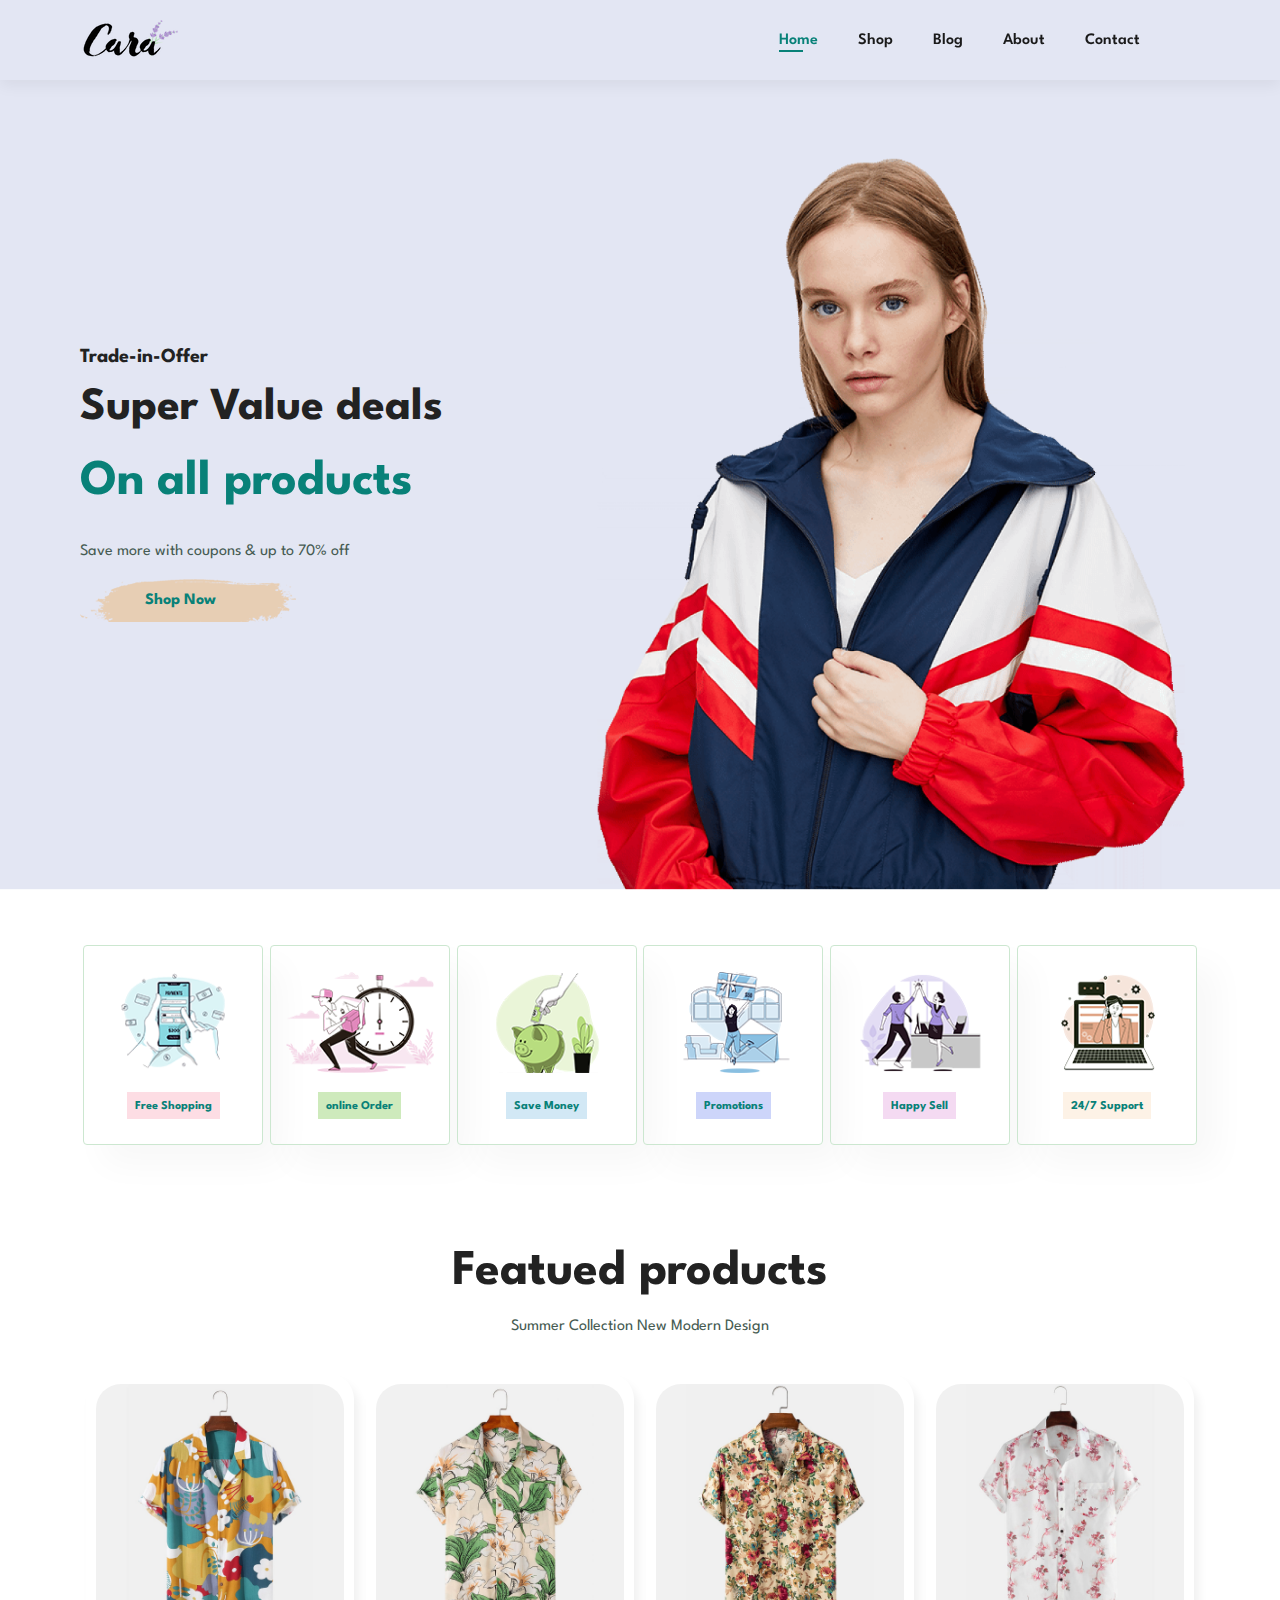
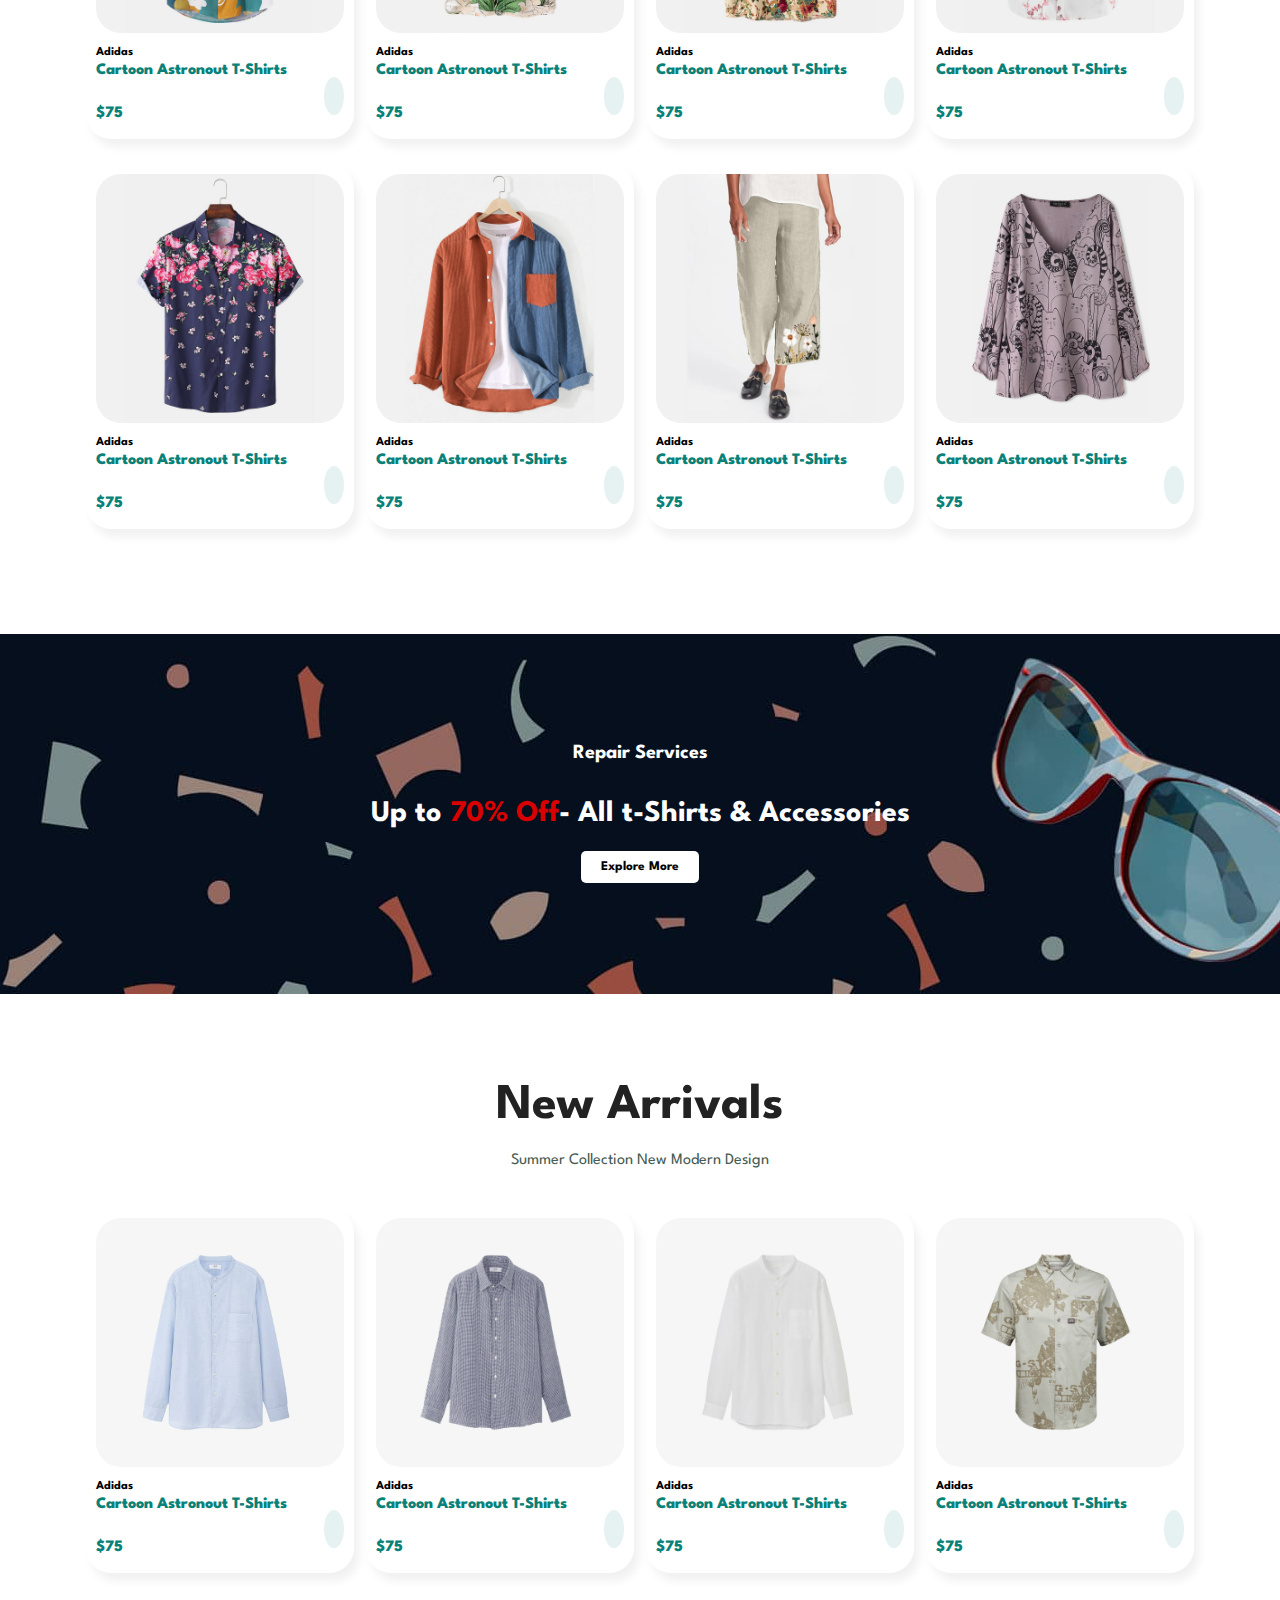
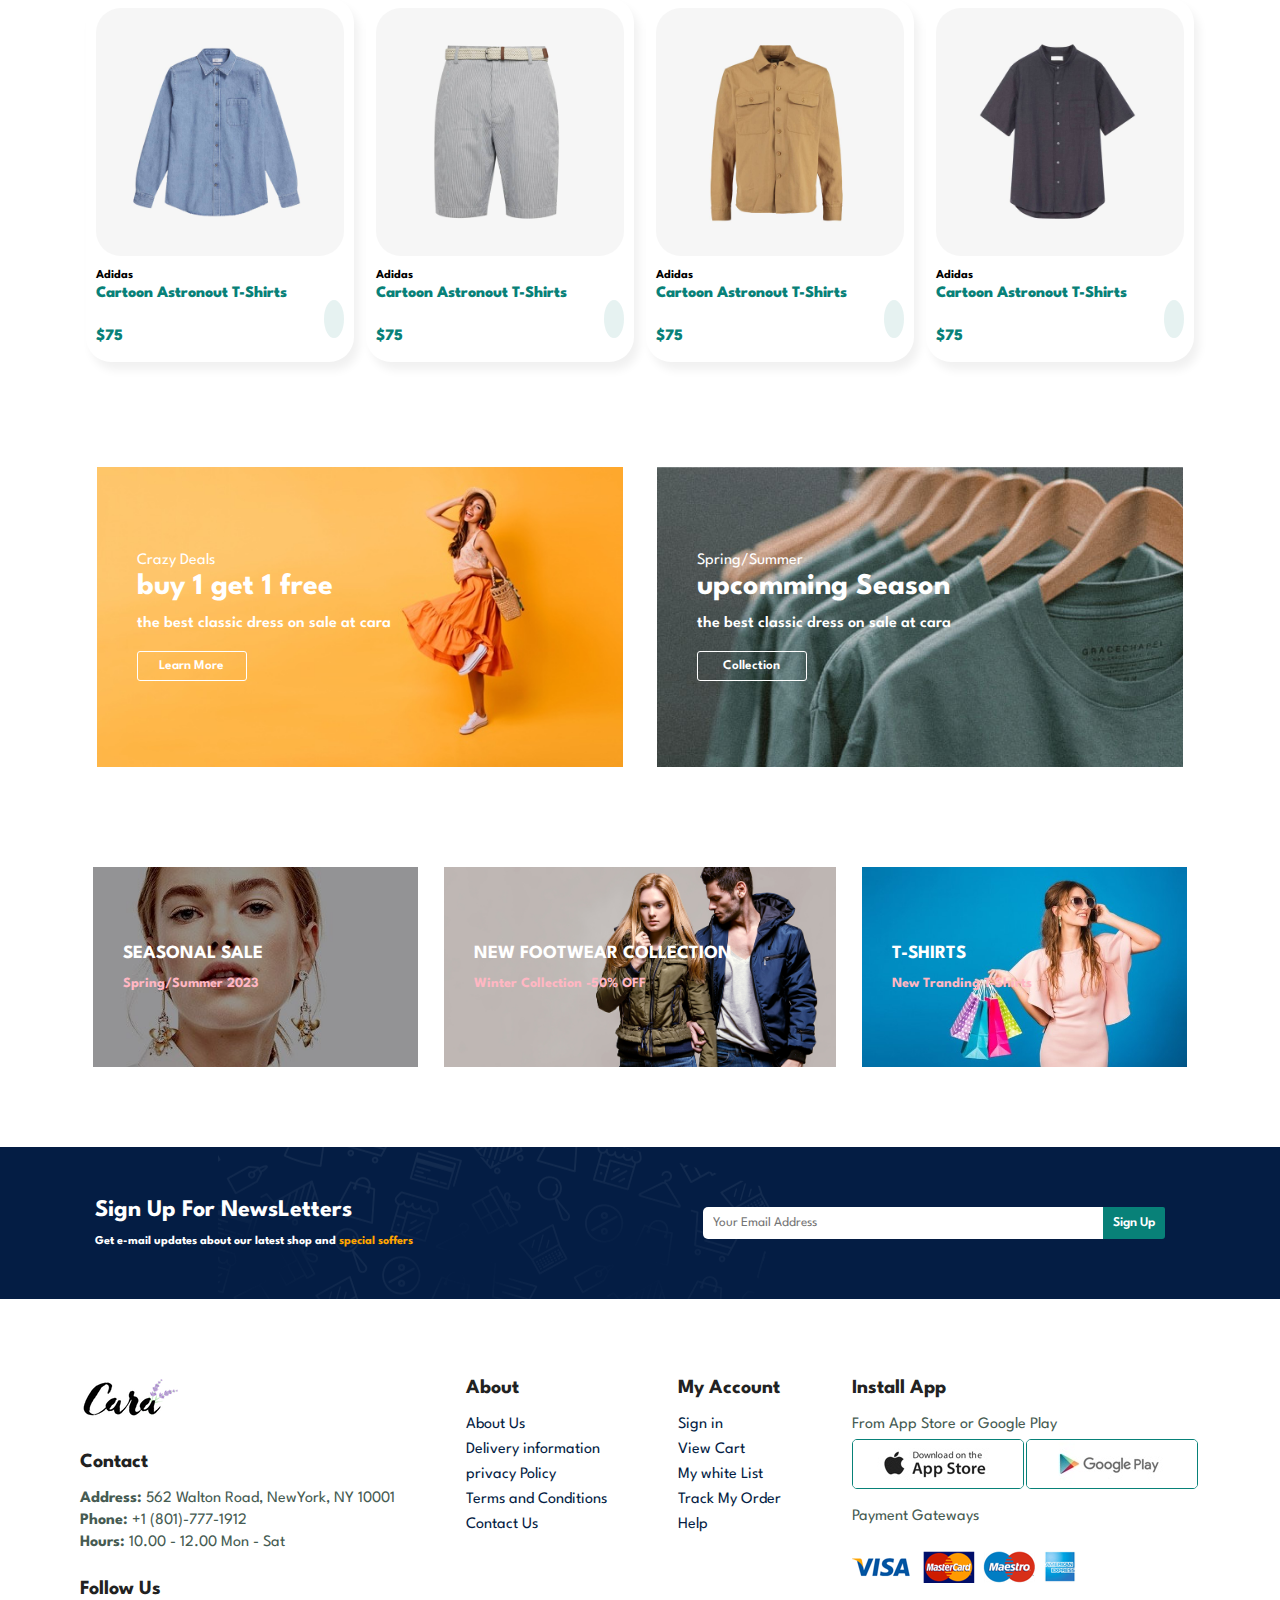
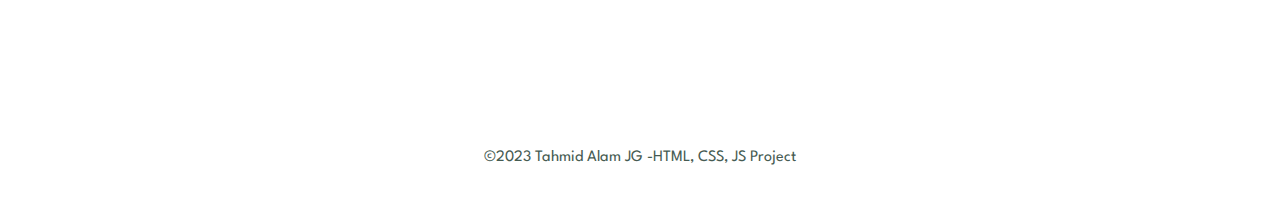
<file: index.html>
<!DOCTYPE html>
<html lang="en">
  <head>
    <meta charset="UTF-8" />
    <meta name="viewport" content="width=device-width, initial-scale=1.0" />
    <link rel="stylesheet" href="style.css" />
    <link
      rel="stylesheet"
      href="https://cdnjs.cloudflare.com/ajax/libs/font-awesome/6.4.2/css/all.min.css"
      integrity="sha512-z3gLpd7yknf1YoNbCzqRKc4qyor8gaKU1qmn+CShxbuBusANI9QpRohGBreCFkKxLhei6S9CQXFEbbKuqLg0DA=="
      crossorigin="anonymous"
      referrerpolicy="no-referrer"
    />
    <title>Ecommerce Project 1</title>
  </head>
  <body>
    <!-- Header Section Starts Here -->

    <section id="header">
      <img src="./logo.png" alt="" id="logo" />
      <div class="menu">
        <ul class="menu-list" id="mennu">
          <li><i id="close" class="fa-solid fa-times"></i></li>
          <li><a class="active" href="index.html">Home</a></li>
          <li><a href="shop.html">Shop</a></li>
          <li><a href="blog.html">Blog</a></li>
          <li><a href="about.html">About</a></li>
          <li><a href="contact.html">Contact</a></li>
          <li id="hide-cart">
            <a href="cart.html"
              ><i class="fa-solid fa-bag-shopping cart-logo"></i
            ></a>
          </li>
        </ul>
      </div>
      <div id="mobile">
        <a href="cart.html"><i class="fa-solid fa-bag-shopping"></i></a>
        <i id="bar" class="fas fa-outdent"></i>
      </div>
    </section>
    <!-- Header Section Ends Here -->
    <!-- Hero Section Starts here -->
    <section id="hero-container">
      <div class="text-side">
        <h4>Trade-in-Offer</h4>
        <h2>Super Value deals</h2>
        <h1 class="def-color">On all products</h1>
        <p>Save more with coupons & up to 70% off</p>
        <button>Shop Now</button>
      </div>
    </section>
    <!-- Hero Section ENDS here -->

    <!-- fatures Section starts here  -->

    <section id="fature-container" class="section-p1">
      <div class="card">
        <img src="./features/f1.png" alt="f1" />
        <h6>Free Shopping</h6>
      </div>
      <div class="card">
        <img src="./features/f2.png" alt="f1" />
        <h6 style="background-color: #ceeabc">online Order</h6>
      </div>
      <div class="card">
        <img src="./features/f3.png" alt="f1" />
        <h6 style="background-color: #d2e8f5">Save Money</h6>
      </div>
      <div class="card">
        <img src="./features/f4.png" alt="f1" />
        <h6 style="background-color: #cdd5fa">Promotions</h6>
      </div>
      <div class="card">
        <img src="./features/f5.png" alt="f1" />
        <h6 style="background-color: #f4daf2">Happy Sell</h6>
      </div>
      <div class="card">
        <img src="./features/f6.png" alt="f1" />
        <h6 style="background-color: #fdf2e6">24/7 Support</h6>
      </div>
    </section>
    <!-- fatures Section Ends here  -->

    <!-- Featured Products section starts here -->
    <section id="fe-products" class="section-p1">
      <h1 style="text-align: center">Featued products</h1>
      <p style="text-align: center">Summer Collection New Modern Design</p>
      <div class="products-fe">
        <div class="product-card">
          <div class="product-img">
            <img src="./products/f1.jpg" alt="" />
          </div>
          <div class="product-details">
            <h6>Adidas</h6>
            <p>Cartoon Astronout T-Shirts</p>
            <span
              ><i class="fa-solid fa-star"></i><i class="fa-solid fa-star"></i
              ><i class="fa-solid fa-star"></i><i class="fa-solid fa-star"></i
              ><i class="fa-solid fa-star"></i
            ></span>
            <div class="products-price">
              <p>$75</p>
              <div class="product-cart">
                <a href="#"><i class="fa-solid fa-cart-shopping pcart"></i></a>
              </div>
            </div>
          </div>
        </div>
        <div class="product-card">
          <div class="product-img">
            <img src="./products/f2.jpg" alt="" />
          </div>
          <div class="product-details">
            <h6>Adidas</h6>
            <p>Cartoon Astronout T-Shirts</p>
            <span
              ><i class="fa-solid fa-star"></i><i class="fa-solid fa-star"></i
              ><i class="fa-solid fa-star"></i><i class="fa-solid fa-star"></i
              ><i class="fa-solid fa-star"></i
            ></span>
            <div class="products-price">
              <p>$75</p>
              <div class="product-cart">
                <a href="#"><i class="fa-solid fa-cart-shopping pcart"></i></a>
              </div>
            </div>
          </div>
        </div>
        <div class="product-card">
          <div class="product-img">
            <img src="./products/f3.jpg" alt="" />
          </div>
          <div class="product-details">
            <h6>Adidas</h6>
            <p>Cartoon Astronout T-Shirts</p>
            <span
              ><i class="fa-solid fa-star"></i><i class="fa-solid fa-star"></i
              ><i class="fa-solid fa-star"></i><i class="fa-solid fa-star"></i
              ><i class="fa-solid fa-star"></i
            ></span>
            <div class="products-price">
              <p>$75</p>
              <div class="product-cart">
                <a href="#"><i class="fa-solid fa-cart-shopping pcart"></i></a>
              </div>
            </div>
          </div>
        </div>
        <div class="product-card">
          <div class="product-img">
            <img src="./products/f4.jpg" alt="" />
          </div>
          <div class="product-details">
            <h6>Adidas</h6>
            <p>Cartoon Astronout T-Shirts</p>
            <span
              ><i class="fa-solid fa-star"></i><i class="fa-solid fa-star"></i
              ><i class="fa-solid fa-star"></i><i class="fa-solid fa-star"></i
              ><i class="fa-solid fa-star"></i
            ></span>
            <div class="products-price">
              <p>$75</p>
              <div class="product-cart">
                <a href="#"><i class="fa-solid fa-cart-shopping pcart"></i></a>
              </div>
            </div>
          </div>
        </div>
        <div class="product-card">
          <div class="product-img">
            <img src="./products/f5.jpg" alt="" />
          </div>
          <div class="product-details">
            <h6>Adidas</h6>
            <p>Cartoon Astronout T-Shirts</p>
            <span
              ><i class="fa-solid fa-star"></i><i class="fa-solid fa-star"></i
              ><i class="fa-solid fa-star"></i><i class="fa-solid fa-star"></i
              ><i class="fa-solid fa-star"></i
            ></span>
            <div class="products-price">
              <p>$75</p>
              <div class="product-cart">
                <a href="#"><i class="fa-solid fa-cart-shopping pcart"></i></a>
              </div>
            </div>
          </div>
        </div>
        <div class="product-card">
          <div class="product-img">
            <img src="./products/f6.jpg" alt="" />
          </div>
          <div class="product-details">
            <h6>Adidas</h6>
            <p>Cartoon Astronout T-Shirts</p>
            <span
              ><i class="fa-solid fa-star"></i><i class="fa-solid fa-star"></i
              ><i class="fa-solid fa-star"></i><i class="fa-solid fa-star"></i
              ><i class="fa-solid fa-star"></i
            ></span>
            <div class="products-price">
              <p>$75</p>
              <div class="product-cart">
                <a href="#"><i class="fa-solid fa-cart-shopping pcart"></i></a>
              </div>
            </div>
          </div>
        </div>
        <div class="product-card">
          <div class="product-img">
            <img src="./products/f7.jpg" alt="" />
          </div>
          <div class="product-details">
            <h6>Adidas</h6>
            <p>Cartoon Astronout T-Shirts</p>
            <span
              ><i class="fa-solid fa-star"></i><i class="fa-solid fa-star"></i
              ><i class="fa-solid fa-star"></i><i class="fa-solid fa-star"></i
              ><i class="fa-solid fa-star"></i
            ></span>
            <div class="products-price">
              <p>$75</p>
              <div class="product-cart">
                <a href="#"><i class="fa-solid fa-cart-shopping pcart"></i></a>
              </div>
            </div>
          </div>
        </div>
        <div class="product-card">
          <div class="product-img">
            <img src="./products/f8.jpg" alt="" />
          </div>
          <div class="product-details">
            <h6>Adidas</h6>
            <p>Cartoon Astronout T-Shirts</p>
            <span
              ><i class="fa-solid fa-star"></i><i class="fa-solid fa-star"></i
              ><i class="fa-solid fa-star"></i><i class="fa-solid fa-star"></i
              ><i class="fa-solid fa-star"></i
            ></span>
            <div class="products-price">
              <p>$75</p>
              <div class="product-cart">
                <a href="#"><i class="fa-solid fa-cart-shopping pcart"></i></a>
              </div>
            </div>
          </div>
        </div>
      </div>
    </section>
    <!-- Featured Products section Ends here -->

    <!-- Banner 1 Starts here -->
    <section id="banner1" class="section-m1">
      <div class="banner-dabba">
        <h4>Repair Services</h4>

        <h2>Up to <span>70% Off</span>- All t-Shirts & Accessories</h2>
        <button class="btn">Explore More</button>
      </div>
    </section>

    <!-- Banner 1 Ends here -->

    <!-- New arrivals starts here -->
    <section id="fe-products" class="section-p1">
      <h1 style="text-align: center">New Arrivals</h1>
      <p style="text-align: center">Summer Collection New Modern Design</p>
      <div class="products-fe">
        <div class="product-card">
          <div class="product-img">
            <img src="./products/n1.jpg" alt="" />
          </div>
          <div class="product-details">
            <h6>Adidas</h6>
            <p>Cartoon Astronout T-Shirts</p>
            <span
              ><i class="fa-solid fa-star"></i><i class="fa-solid fa-star"></i
              ><i class="fa-solid fa-star"></i><i class="fa-solid fa-star"></i
              ><i class="fa-solid fa-star"></i
            ></span>
            <div class="products-price">
              <p>$75</p>
              <div class="product-cart">
                <a href="#"><i class="fa-solid fa-cart-shopping pcart"></i></a>
              </div>
            </div>
          </div>
        </div>
        <div class="product-card">
          <div class="product-img">
            <img src="./products/n2.jpg" alt="" />
          </div>
          <div class="product-details">
            <h6>Adidas</h6>
            <p>Cartoon Astronout T-Shirts</p>
            <span
              ><i class="fa-solid fa-star"></i><i class="fa-solid fa-star"></i
              ><i class="fa-solid fa-star"></i><i class="fa-solid fa-star"></i
              ><i class="fa-solid fa-star"></i
            ></span>
            <div class="products-price">
              <p>$75</p>
              <div class="product-cart">
                <a href="#"><i class="fa-solid fa-cart-shopping pcart"></i></a>
              </div>
            </div>
          </div>
        </div>
        <div class="product-card">
          <div class="product-img">
            <img src="./products/n3.jpg" alt="" />
          </div>
          <div class="product-details">
            <h6>Adidas</h6>
            <p>Cartoon Astronout T-Shirts</p>
            <span
              ><i class="fa-solid fa-star"></i><i class="fa-solid fa-star"></i
              ><i class="fa-solid fa-star"></i><i class="fa-solid fa-star"></i
              ><i class="fa-solid fa-star"></i
            ></span>
            <div class="products-price">
              <p>$75</p>
              <div class="product-cart">
                <a href="#"><i class="fa-solid fa-cart-shopping pcart"></i></a>
              </div>
            </div>
          </div>
        </div>
        <div class="product-card">
          <div class="product-img">
            <img src="./products/n4.jpg" alt="" />
          </div>
          <div class="product-details">
            <h6>Adidas</h6>
            <p>Cartoon Astronout T-Shirts</p>
            <span
              ><i class="fa-solid fa-star"></i><i class="fa-solid fa-star"></i
              ><i class="fa-solid fa-star"></i><i class="fa-solid fa-star"></i
              ><i class="fa-solid fa-star"></i
            ></span>
            <div class="products-price">
              <p>$75</p>
              <div class="product-cart">
                <a href="#"><i class="fa-solid fa-cart-shopping pcart"></i></a>
              </div>
            </div>
          </div>
        </div>
        <div class="product-card">
          <div class="product-img">
            <img src="./products/n5.jpg" alt="" />
          </div>
          <div class="product-details">
            <h6>Adidas</h6>
            <p>Cartoon Astronout T-Shirts</p>
            <span
              ><i class="fa-solid fa-star"></i><i class="fa-solid fa-star"></i
              ><i class="fa-solid fa-star"></i><i class="fa-solid fa-star"></i
              ><i class="fa-solid fa-star"></i
            ></span>
            <div class="products-price">
              <p>$75</p>
              <div class="product-cart">
                <a href="#"><i class="fa-solid fa-cart-shopping pcart"></i></a>
              </div>
            </div>
          </div>
        </div>
        <div class="product-card">
          <div class="product-img">
            <img src="./products/n6.jpg" alt="" />
          </div>
          <div class="product-details">
            <h6>Adidas</h6>
            <p>Cartoon Astronout T-Shirts</p>
            <span
              ><i class="fa-solid fa-star"></i><i class="fa-solid fa-star"></i
              ><i class="fa-solid fa-star"></i><i class="fa-solid fa-star"></i
              ><i class="fa-solid fa-star"></i
            ></span>
            <div class="products-price">
              <p>$75</p>
              <div class="product-cart">
                <a href="#"><i class="fa-solid fa-cart-shopping pcart"></i></a>
              </div>
            </div>
          </div>
        </div>
        <div class="product-card">
          <div class="product-img">
            <img src="./products/n7.jpg" alt="" />
          </div>
          <div class="product-details">
            <h6>Adidas</h6>
            <p>Cartoon Astronout T-Shirts</p>
            <span
              ><i class="fa-solid fa-star"></i><i class="fa-solid fa-star"></i
              ><i class="fa-solid fa-star"></i><i class="fa-solid fa-star"></i
              ><i class="fa-solid fa-star"></i
            ></span>
            <div class="products-price">
              <p>$75</p>
              <div class="product-cart">
                <a href="#"><i class="fa-solid fa-cart-shopping pcart"></i></a>
              </div>
            </div>
          </div>
        </div>
        <div class="product-card">
          <div class="product-img">
            <img src="./products/n8.jpg" alt="" />
          </div>
          <div class="product-details">
            <h6>Adidas</h6>
            <p>Cartoon Astronout T-Shirts</p>
            <span
              ><i class="fa-solid fa-star"></i><i class="fa-solid fa-star"></i
              ><i class="fa-solid fa-star"></i><i class="fa-solid fa-star"></i
              ><i class="fa-solid fa-star"></i
            ></span>
            <div class="products-price">
              <p>$75</p>
              <div class="product-cart">
                <a href="#"><i class="fa-solid fa-cart-shopping pcart"></i></a>
              </div>
            </div>
          </div>
        </div>
      </div>
    </section>
    <!-- New arrivals Ends here -->

    <!-- Call Banner starts here -->

    <section id="callBanner-container" class="section-p1">
      <div class="crazy-deals">
        <span>Crazy Deals</span>
        <h3>buy 1 get 1 free</h3>
        <p>the best classic dress on sale at cara</p>
        <button class="cbtn">Learn More</button>
      </div>
      <div class="crazy-deals upcoming">
        <span>Spring/Summer</span>
        <h3>upcomming Season</h3>
        <p>the best classic dress on sale at cara</p>
        <button class="cbtn ubtn">Collection</button>
      </div>
    </section>
    <!-- Call Banner Ends here -->

    <!-- second banner starts here -->
    <section id="second-banner" class="section-p1">
      <div class="sec-card">
        <h3>SEASONAL SALE</h3>
        <h6>Spring/Summer 2023</h6>
      </div>
      <div class="sec-card sec2">
        <h3>NEW FOOTWEAR COLLECTION</h3>
        <h6>Winter Collection -50% OFF</h6>
      </div>
      <div class="sec-card sec3">
        <h3>T-SHIRTS</h3>
        <h6>New Tranding T-Shirts</h6>
      </div>
    </section>
    <!-- second banner ends here -->

    <!-- Newsletters starts here -->
    <section id="newsletter" class="section-p1 section-m1">
      <div class="news-text-side">
        <h3>Sign Up For NewsLetters</h3>
        <h6>
          Get e-mail updates about our latest shop and
          <span>special soffers</span>
        </h6>
      </div>
      <div class="input-side">
        <form>
          <input type="email" placeholder="Your Email Address" />
          <button type="submit">Sign Up</button>
        </form>
      </div>
    </section>
    <!-- Newsletters ends here -->

    <!-- Footer Section starts Here -->
    <section id="footer" class="section-p1">
      <div class="f-contact fmb">
        <img src="./logo.png" alt="" />
        <h4>Contact</h4>
        <p><b>Address:</b> 562 Walton Road, NewYork, NY 10001</p>
        <p><b>Phone:</b> +1 (801)-777-1912</p>
        <p><b>Hours:</b> 10.00 - 12.00 Mon - Sat</p>
        <h4>Follow Us</h4>
        <div class="social-links">
          <a href="#"><i class="fa-brands fa-facebook"></i></a>
          <a href="#"><i class="fa-brands fa-youtube"></i></a>
          <a href="#"><i class="fa-brands fa-instagram"></i></a>
          <a href="#"><i class="fa-brands fa-twitter"></i></a>
          <a href="#"><i class="fa-brands fa-linkedin"></i></a>
        </div>
      </div>
      <div class="f-about fmb">
        <h4>About</h4>
        <ul>
          <li><a href="#">About Us</a></li>
          <li><a href="#">Delivery information</a></li>
          <li><a href="#">privacy Policy</a></li>
          <li><a href="#">Terms and Conditions</a></li>
          <li><a href="#">Contact Us</a></li>
        </ul>
      </div>
      <div class="f-account fmb">
        <h4>My Account</h4>
        <ul>
          <li><a href="#">Sign in</a></li>
          <li><a href="#">View Cart</a></li>
          <li><a href="#">My white List</a></li>
          <li><a href="#">Track My Order</a></li>
          <li><a href="#">Help</a></li>
        </ul>
      </div>
      <div class="f-app">
        <h4>Install App</h4>
        <p>From App Store or Google Play</p>
        <div class="f-app-img">
          <img src="./pay/app.jpg" alt="" />
          <img src="./pay/play.jpg" alt="" />
        </div>
        <p class="secured">Payment Gateways</p>
        <div class="f-app-img2">
          <img src="./pay/pay.png" alt="" />
        </div>
      </div>
    </section>
    <div class="f-text">
      <p>&copy;2023 Tahmid Alam JG -HTML, CSS, JS Project</p>
    </div>

    <!-- Footer Section ends Here -->
    <script src="./index.js"></script>
  </body>
</html>
</file>
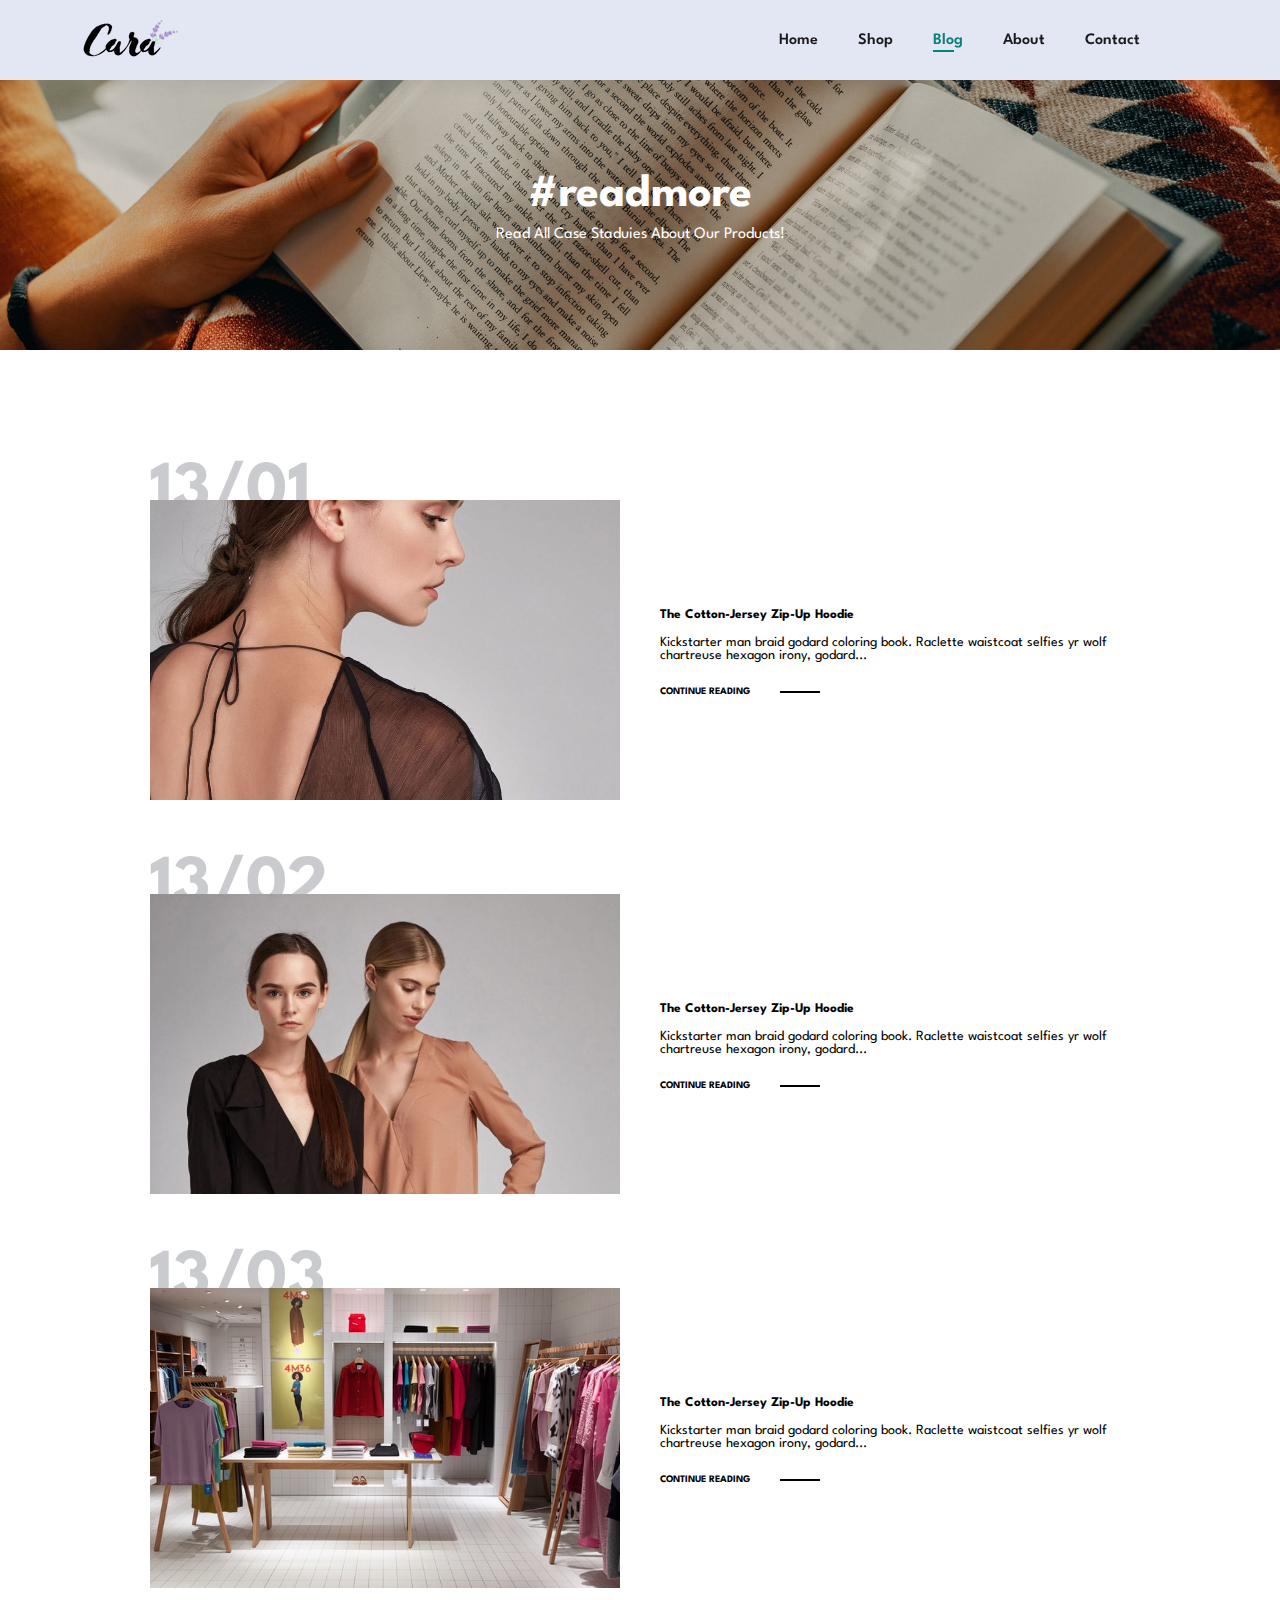
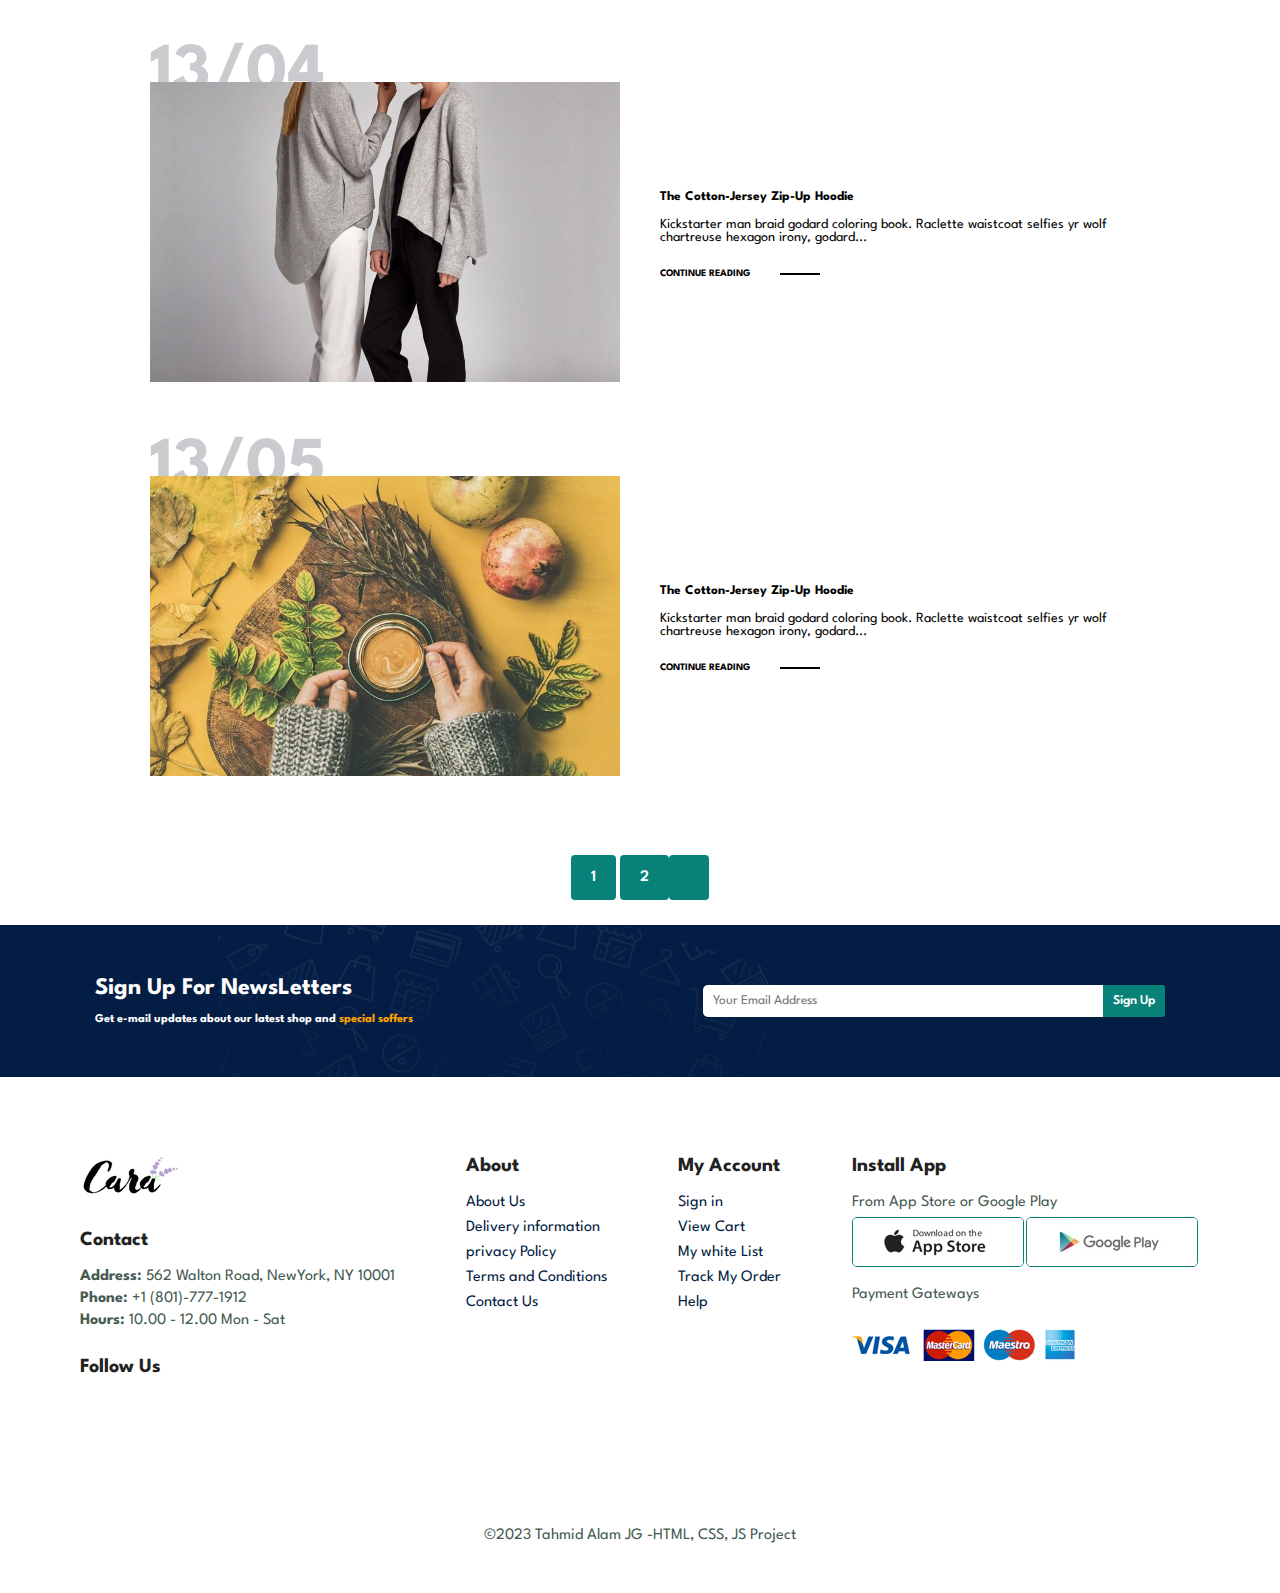
<file: blog.html>
<!DOCTYPE html>
<html lang="en">
  <head>
    <meta charset="UTF-8" />
    <meta name="viewport" content="width=device-width, initial-scale=1.0" />
    <link rel="stylesheet" href="style.css" />
    <link
      rel="stylesheet"
      href="https://cdnjs.cloudflare.com/ajax/libs/font-awesome/6.4.2/css/all.min.css"
      integrity="sha512-z3gLpd7yknf1YoNbCzqRKc4qyor8gaKU1qmn+CShxbuBusANI9QpRohGBreCFkKxLhei6S9CQXFEbbKuqLg0DA=="
      crossorigin="anonymous"
      referrerpolicy="no-referrer"
    />
    <title>Shop Page</title>
  </head>
  <body>
    <!-- Header Section Starts Here -->

    <section id="header">
      <img src="./logo.png" alt="" id="logo" />
      <div class="menu">
        <ul class="menu-list" id="mennu">
          <li><i id="close" class="fa-solid fa-times"></i></li>
          <li><a href="index.html">Home</a></li>
          <li><a href="shop.html">Shop</a></li>
          <li><a class="active" href="blog.html">Blog</a></li>
          <li><a href="about.html">About</a></li>
          <li><a href="contact.html">Contact</a></li>
          <li id="hide-cart">
            <a href="cart.html"
              ><i class="fa-solid fa-bag-shopping cart-logo"></i
            ></a>
          </li>
        </ul>
      </div>
      <div id="mobile">
        <a href="cart.html"><i class="fa-solid fa-bag-shopping"></i></a>
        <i id="bar" class="fas fa-outdent"></i>
      </div>
    </section>
    <!-- Header Section Ends Here -->
    <!-- shop banner starts here -->
    <section id="blog-banner" class="section-p1 blog-b">
      <div>
        <h2 style="color: white">#readmore</h2>
        <p style="color: white">Read All Case Staduies About Our Products!</p>
      </div>
    </section>
    <!-- shop banner ends here -->
    <!-- Blog starts here. -->

    <section id="blog">
      <div class="blog-box">
        <div class="blog-img">
          <img src="./blog/b1.jpg" alt="" />
        </div>
        <div class="blog-details">
          <h5>The Cotton-Jersey Zip-Up Hoodie</h5>
          <span
            >Kickstarter man braid godard coloring book. Raclette waistcoat
            selfies yr wolf chartreuse hexagon irony, godard...
          </span>
          <a href="#">CONTINUE READING</a>
        </div>
        <h1>13/01</h1>
      </div>
      <div class="blog-box">
        <div class="blog-img">
          <img src="./blog/b2.jpg" alt="" />
        </div>
        <div class="blog-details">
          <h5>The Cotton-Jersey Zip-Up Hoodie</h5>
          <span
            >Kickstarter man braid godard coloring book. Raclette waistcoat
            selfies yr wolf chartreuse hexagon irony, godard...
          </span>
          <a href="#">CONTINUE READING</a>
        </div>
        <h1>13/02</h1>
      </div>
      <div class="blog-box">
        <div class="blog-img">
          <img src="./blog/b3.jpg" alt="" />
        </div>
        <div class="blog-details">
          <h5>The Cotton-Jersey Zip-Up Hoodie</h5>
          <span
            >Kickstarter man braid godard coloring book. Raclette waistcoat
            selfies yr wolf chartreuse hexagon irony, godard...
          </span>
          <a href="#">CONTINUE READING</a>
        </div>
        <h1>13/03</h1>
      </div>
      <div class="blog-box">
        <div class="blog-img">
          <img src="./blog/b4.jpg" alt="" />
        </div>
        <div class="blog-details">
          <h5>The Cotton-Jersey Zip-Up Hoodie</h5>
          <span
            >Kickstarter man braid godard coloring book. Raclette waistcoat
            selfies yr wolf chartreuse hexagon irony, godard...
          </span>
          <a href="#">CONTINUE READING</a>
        </div>
        <h1>13/04</h1>
      </div>
      <div class="blog-box">
        <div class="blog-img">
          <img src="./blog/b6.jpg" alt="" />
        </div>
        <div class="blog-details">
          <h5>The Cotton-Jersey Zip-Up Hoodie</h5>
          <span
            >Kickstarter man braid godard coloring book. Raclette waistcoat
            selfies yr wolf chartreuse hexagon irony, godard...
          </span>
          <a href="#">CONTINUE READING</a>
        </div>
        <h1>13/05</h1>
      </div>
    </section>

    <!-- Blog Ends here. -->
    <!-- pagination strats here. -->

    <div id="pagination">
      <a href="#">1</a>
      <a href="#">2</a>
      <a href="#"><i class="fa-solid fa-arrow-right"></i></a>
    </div>
    <!-- pagination ends here. -->
    <!-- Newsletters starts here -->
    <section id="newsletter" class="section-p1 section-m1">
      <div class="news-text-side">
        <h3>Sign Up For NewsLetters</h3>
        <h6>
          Get e-mail updates about our latest shop and
          <span>special soffers</span>
        </h6>
      </div>
      <div class="input-side">
        <form>
          <input type="email" placeholder="Your Email Address" />
          <button type="submit">Sign Up</button>
        </form>
      </div>
    </section>
    <!-- Newsletters ends here -->
    <!-- Footer Section starts Here -->
    <section id="footer" class="section-p1">
      <div class="f-contact fmb">
        <img src="./logo.png" alt="" />
        <h4>Contact</h4>
        <p><b>Address:</b> 562 Walton Road, NewYork, NY 10001</p>
        <p><b>Phone:</b> +1 (801)-777-1912</p>
        <p><b>Hours:</b> 10.00 - 12.00 Mon - Sat</p>
        <h4>Follow Us</h4>
        <div class="social-links">
          <a href="#"><i class="fa-brands fa-facebook"></i></a>
          <a href="#"><i class="fa-brands fa-youtube"></i></a>
          <a href="#"><i class="fa-brands fa-instagram"></i></a>
          <a href="#"><i class="fa-brands fa-twitter"></i></a>
          <a href="#"><i class="fa-brands fa-linkedin"></i></a>
        </div>
      </div>
      <div class="f-about fmb">
        <h4>About</h4>
        <ul>
          <li><a href="#">About Us</a></li>
          <li><a href="#">Delivery information</a></li>
          <li><a href="#">privacy Policy</a></li>
          <li><a href="#">Terms and Conditions</a></li>
          <li><a href="#">Contact Us</a></li>
        </ul>
      </div>
      <div class="f-account fmb">
        <h4>My Account</h4>
        <ul>
          <li><a href="#">Sign in</a></li>
          <li><a href="#">View Cart</a></li>
          <li><a href="#">My white List</a></li>
          <li><a href="#">Track My Order</a></li>
          <li><a href="#">Help</a></li>
        </ul>
      </div>
      <div class="f-app">
        <h4>Install App</h4>
        <p>From App Store or Google Play</p>
        <div class="f-app-img">
          <img src="./pay/app.jpg" alt="" />
          <img src="./pay/play.jpg" alt="" />
        </div>
        <p class="secured">Payment Gateways</p>
        <div class="f-app-img2">
          <img src="./pay/pay.png" alt="" />
        </div>
      </div>
    </section>
    <div class="f-text">
      <p>&copy;2023 Tahmid Alam JG -HTML, CSS, JS Project</p>
    </div>
    <!-- Footer Section ends Here -->

    <script src="./index.js"></script>
  </body>
</html>
</file>
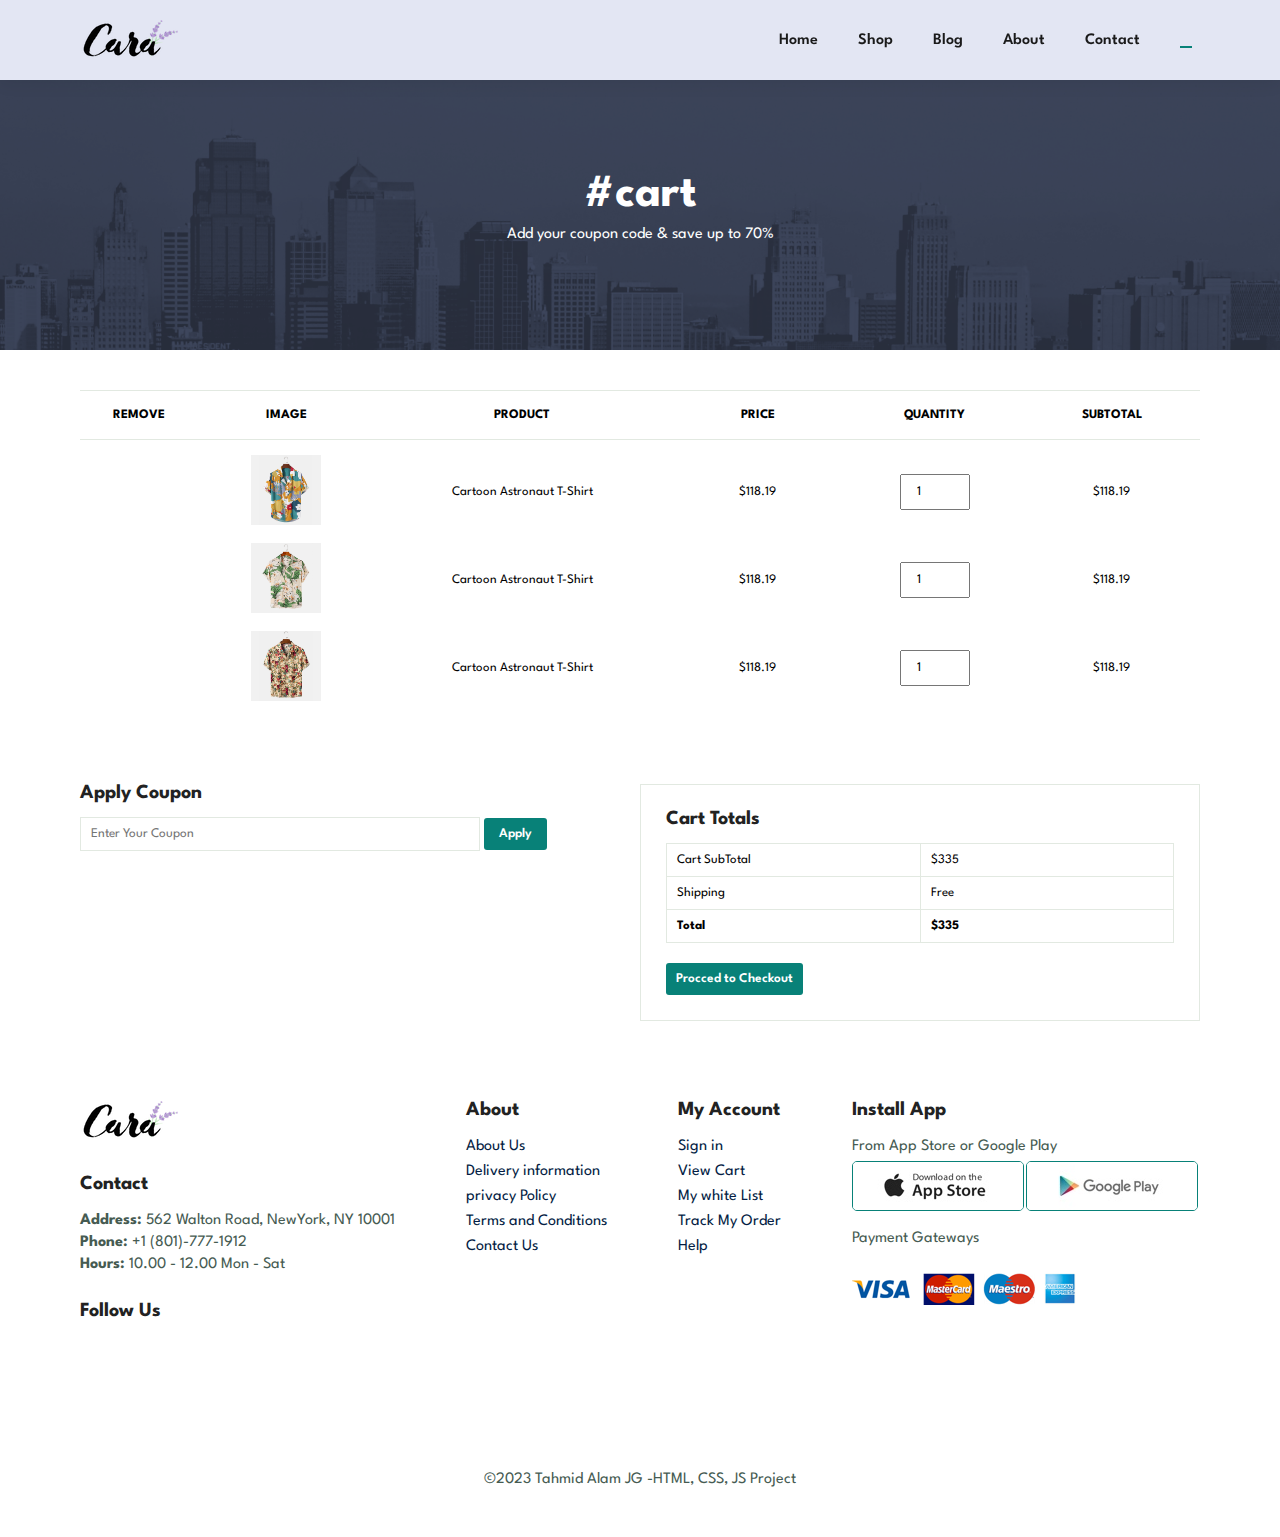
<file: cart.html>
<!DOCTYPE html>
<html lang="en">
  <head>
    <meta charset="UTF-8" />
    <meta name="viewport" content="width=device-width, initial-scale=1.0" />
    <link rel="stylesheet" href="style.css" />
    <link
      rel="stylesheet"
      href="https://cdnjs.cloudflare.com/ajax/libs/font-awesome/6.4.2/css/all.min.css"
      integrity="sha512-z3gLpd7yknf1YoNbCzqRKc4qyor8gaKU1qmn+CShxbuBusANI9QpRohGBreCFkKxLhei6S9CQXFEbbKuqLg0DA=="
      crossorigin="anonymous"
      referrerpolicy="no-referrer"
    />
    <title>Shop Page</title>
  </head>
  <body>
    <!-- Header Section Starts Here -->

    <section id="header">
      <img src="./logo.png" alt="" id="logo" />
      <div class="menu">
        <ul class="menu-list" id="mennu">
          <li><i id="close" class="fa-solid fa-times"></i></li>
          <li><a href="index.html">Home</a></li>
          <li><a href="shop.html">Shop</a></li>
          <li><a href="blog.html">Blog</a></li>
          <li><a href="about.html">About</a></li>
          <li><a href="contact.html">Contact</a></li>
          <li id="hide-cart">
            <a class="active" href="cart.html"
              ><i class="fa-solid fa-bag-shopping cart-logo"></i
            ></a>
          </li>
        </ul>
      </div>
      <div id="mobile">
        <a href="cart.html"><i class="fa-solid fa-bag-shopping"></i></a>
        <i id="bar" class="fas fa-outdent"></i>
      </div>
    </section>
    <!-- Header Section Ends Here -->
    <!-- shop banner starts here -->
    <section id="about-banner" class="section-p1 blog-b">
      <div>
        <h2 style="color: white">#cart</h2>
        <p style="color: white">Add your coupon code & save up to 70%</p>
      </div>
    </section>

    <!-- shop banner ends here -->
    <section id="cart" class="section-p1">
      <table>
        <thead>
          <tr class="tr-style">
            <td>REMOVE</td>
            <td>IMAGE</td>
            <td>PRODUCT</td>
            <td>PRICE</td>
            <td>QUANTITY</td>
            <td>SUBTOTAL</td>
          </tr>
        </thead>
        <tbody>
          <tr class="cr1">
            <td>
              <a href="#" class="cb1"
                ><i
                  class="fa-regular fa-circle-xmark"
                  style="color: #085ae7"
                ></i
              ></a>
            </td>
            <td><img src="./products/f1.jpg" alt="" /></td>
            <td>Cartoon Astronaut T-Shirt</td>
            <td>$118.19</td>
            <td><input type="number" value="1" /></td>
            <td>$118.19</td>
          </tr>
          <tr class="cr2">
            <td>
              <a href="#"
                ><i
                  class="fa-regular fa-circle-xmark cb2"
                  style="color: #085ae7"
                ></i
              ></a>
            </td>
            <td><img src="./products/f2.jpg" alt="" /></td>
            <td>Cartoon Astronaut T-Shirt</td>
            <td>$118.19</td>
            <td><input type="number" value="1" /></td>
            <td>$118.19</td>
          </tr>
          <tr class="cr3">
            <td>
              <a href="#"
                ><i
                  class="fa-regular fa-circle-xmark cb3"
                  style="color: #085ae7"
                ></i
              ></a>
            </td>
            <td><img src="./products/f3.jpg" alt="" /></td>
            <td>Cartoon Astronaut T-Shirt</td>
            <td>$118.19</td>
            <td><input type="number" value="1" /></td>
            <td>$118.19</td>
          </tr>
        </tbody>
      </table>
    </section>
    <section id="coupon" class="section-p1">
      <div class="coup-left">
        <h4>Apply Coupon</h4>
        <div class="coup-b">
          <input type="text" name="" id="" placeholder="Enter Your Coupon" />
          <button type="submit">Apply</button>
        </div>
      </div>
      <div class="coup-right">
        <h4>Cart Totals</h4>
        <table border="1" style="border: 1px #e2e9e1 solid">
          <tr>
            <td>Cart SubTotal</td>
            <td>$335</td>
          </tr>
          <tr>
            <td>Shipping</td>
            <td>Free</td>
          </tr>
          <tr>
            <td><b>Total</b></td>
            <td><b>$335</b></td>
          </tr>
        </table>
        <button type="submit" class="cbtn">Procced to Checkout</button>
      </div>
    </section>
    <!-- Footer Section starts Here -->
    <section id="footer" class="section-p1">
      <div class="f-contact fmb">
        <img src="./logo.png" alt="" />
        <h4>Contact</h4>
        <p><b>Address:</b> 562 Walton Road, NewYork, NY 10001</p>
        <p><b>Phone:</b> +1 (801)-777-1912</p>
        <p><b>Hours:</b> 10.00 - 12.00 Mon - Sat</p>
        <h4>Follow Us</h4>
        <div class="social-links">
          <a href="#"><i class="fa-brands fa-facebook"></i></a>
          <a href="#"><i class="fa-brands fa-youtube"></i></a>
          <a href="#"><i class="fa-brands fa-instagram"></i></a>
          <a href="#"><i class="fa-brands fa-twitter"></i></a>
          <a href="#"><i class="fa-brands fa-linkedin"></i></a>
        </div>
      </div>
      <div class="f-about fmb">
        <h4>About</h4>
        <ul>
          <li><a href="#">About Us</a></li>
          <li><a href="#">Delivery information</a></li>
          <li><a href="#">privacy Policy</a></li>
          <li><a href="#">Terms and Conditions</a></li>
          <li><a href="#">Contact Us</a></li>
        </ul>
      </div>
      <div class="f-account fmb">
        <h4>My Account</h4>
        <ul>
          <li><a href="#">Sign in</a></li>
          <li><a href="#">View Cart</a></li>
          <li><a href="#">My white List</a></li>
          <li><a href="#">Track My Order</a></li>
          <li><a href="#">Help</a></li>
        </ul>
      </div>
      <div class="f-app">
        <h4>Install App</h4>
        <p>From App Store or Google Play</p>
        <div class="f-app-img">
          <img src="./pay/app.jpg" alt="" />
          <img src="./pay/play.jpg" alt="" />
        </div>
        <p class="secured">Payment Gateways</p>
        <div class="f-app-img2">
          <img src="./pay/pay.png" alt="" />
        </div>
      </div>
    </section>
    <div class="f-text">
      <p>&copy;2023 Tahmid Alam JG -HTML, CSS, JS Project</p>
    </div>
    <!-- Footer Section ends Here -->

    <script src="./index.js"></script>
  </body>
</html>
</file>
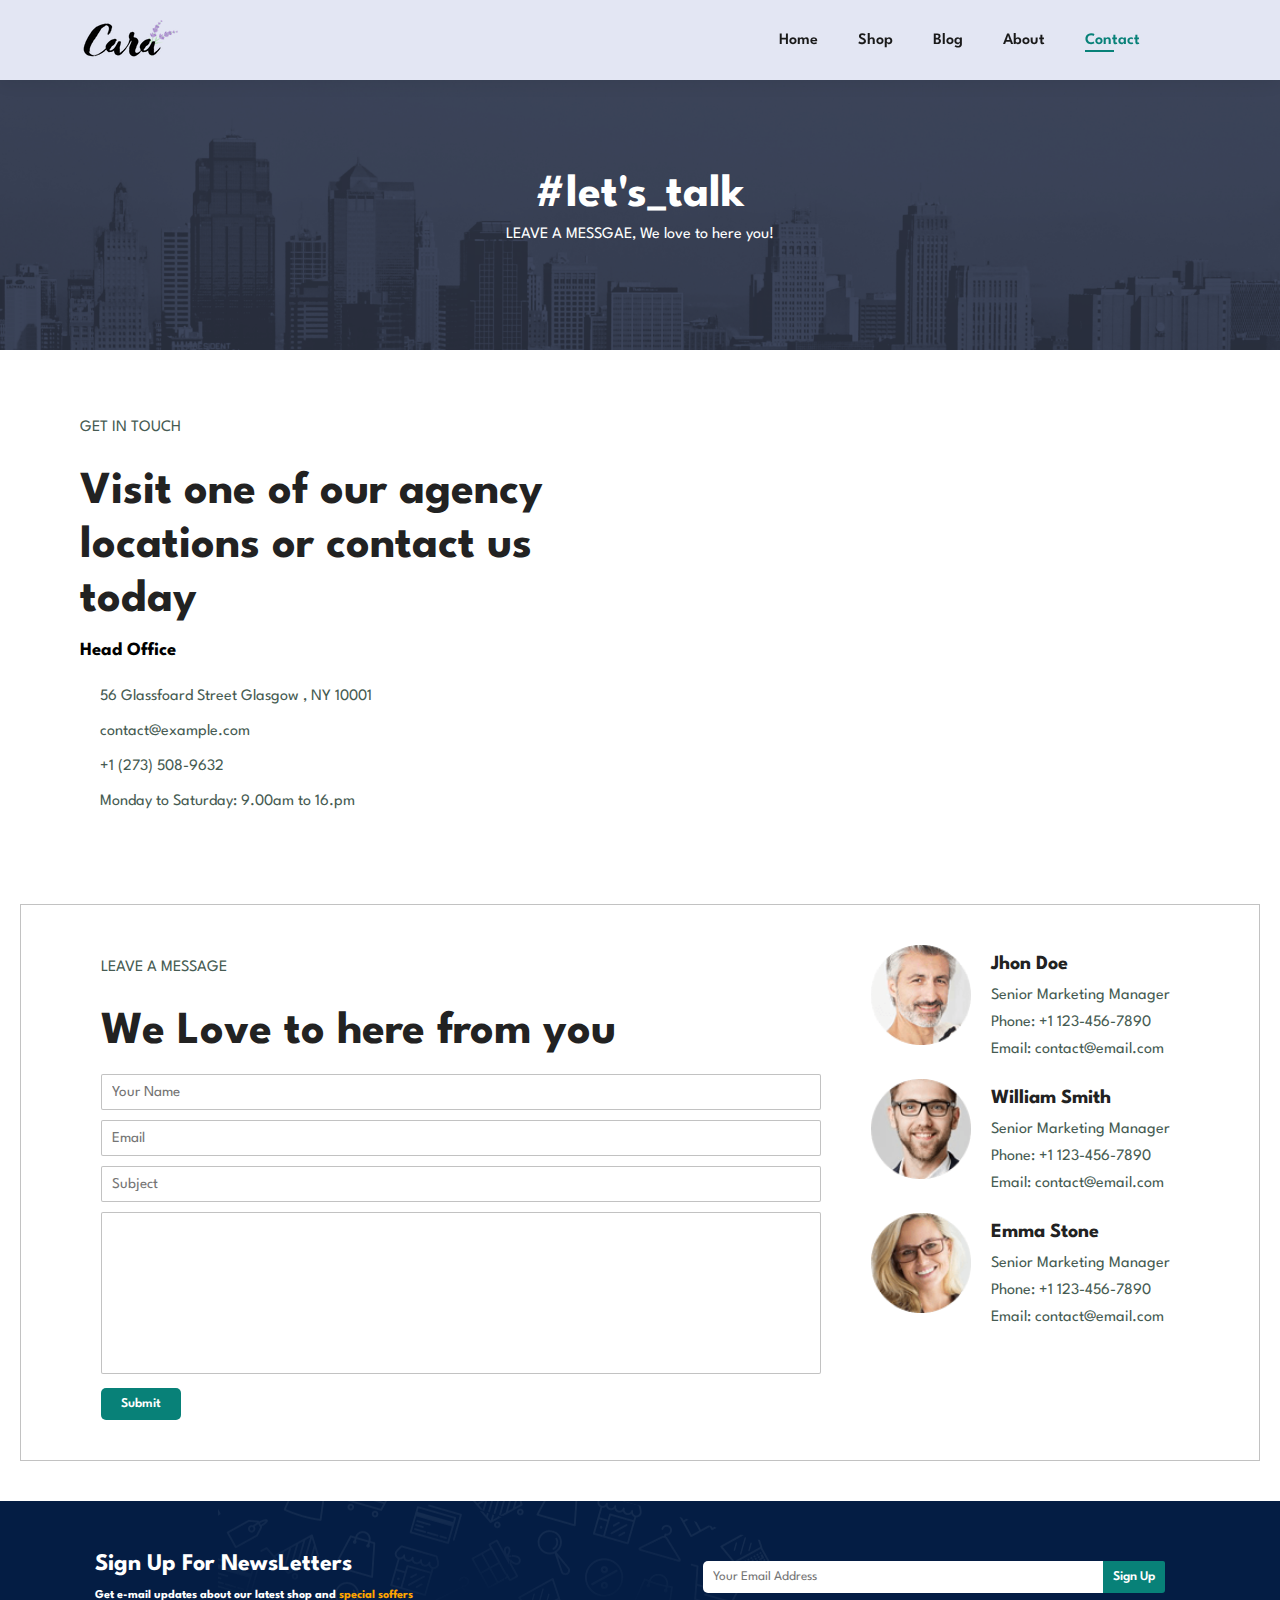
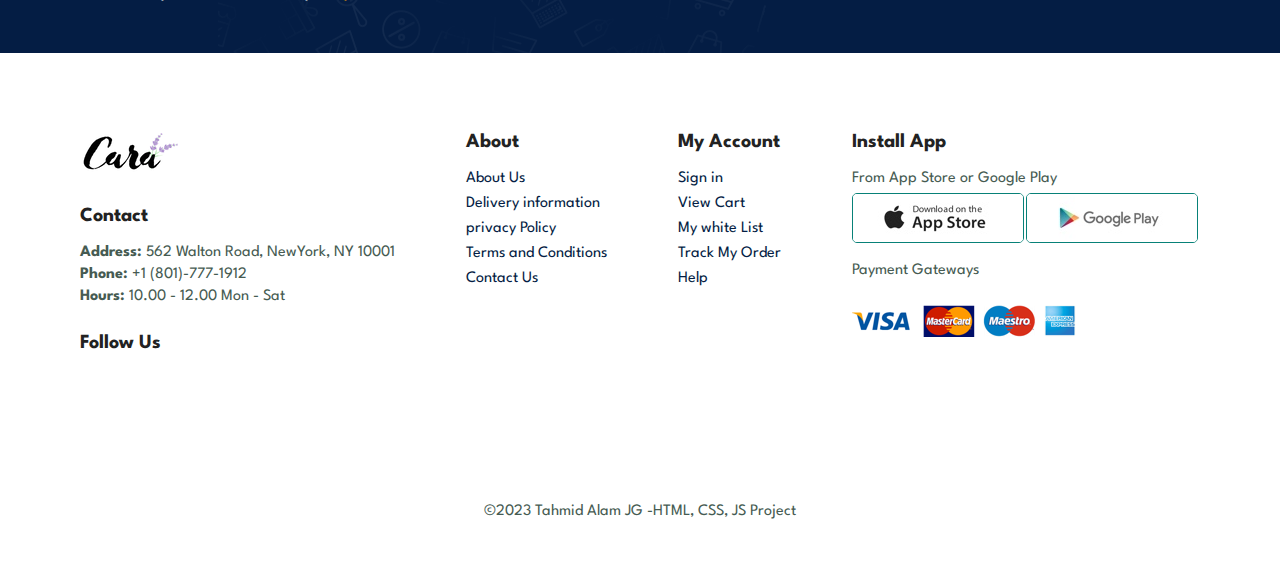
<file: contact.html>
<!DOCTYPE html>
<html lang="en">
  <head>
    <meta charset="UTF-8" />
    <meta name="viewport" content="width=device-width, initial-scale=1.0" />
    <link rel="stylesheet" href="style.css" />
    <link
      rel="stylesheet"
      href="https://cdnjs.cloudflare.com/ajax/libs/font-awesome/6.4.2/css/all.min.css"
      integrity="sha512-z3gLpd7yknf1YoNbCzqRKc4qyor8gaKU1qmn+CShxbuBusANI9QpRohGBreCFkKxLhei6S9CQXFEbbKuqLg0DA=="
      crossorigin="anonymous"
      referrerpolicy="no-referrer"
    />
    <title>Shop Page</title>
  </head>
  <body>
    <!-- Header Section Starts Here -->

    <section id="header">
      <img src="./logo.png" alt="" id="logo" />
      <div class="menu">
        <ul class="menu-list" id="mennu">
          <li><i id="close" class="fa-solid fa-times"></i></li>
          <li><a href="index.html">Home</a></li>
          <li><a href="shop.html">Shop</a></li>
          <li><a href="blog.html">Blog</a></li>
          <li><a href="about.html">About</a></li>
          <li><a class="active" href="contact.html">Contact</a></li>
          <li id="hide-cart">
            <a href="cart.html"
              ><i class="fa-solid fa-bag-shopping cart-logo"></i
            ></a>
          </li>
        </ul>
      </div>
      <div id="mobile">
        <a href="cart.html"><i class="fa-solid fa-bag-shopping"></i></a>
        <i id="bar" class="fas fa-outdent"></i>
      </div>
    </section>
    <!-- Header Section Ends Here -->
    <!-- shop banner starts here -->
    <section id="about-banner" class="section-p1 blog-b">
      <div>
        <h2 style="color: white">#let's_talk</h2>
        <p style="color: white">LEAVE A MESSGAE, We love to here you!</p>
      </div>
    </section>
    <section id="get-touch" class="section-p1">
      <div class="touch-left">
        <p style="margin-bottom: 30px">GET IN TOUCH</p>
        <h2>Visit one of our agency locations or contact us today</h2>
        <h3>Head Office</h3>
        <p>
          <i class="fa-solid fa-map fa-shake"></i>56 Glassfoard Street Glasgow ,
          NY 10001
        </p>
        <p>
          <i class="fa-regular fa-envelope fa-shake"></i>contact@example.com
        </p>
        <p><i class="fa-solid fa-phone fa-shake"></i>+1 (273) 508-9632</p>
        <p>
          <i class="fa-regular fa-clock fa-shake"></i>Monday to Saturday: 9.00am
          to 16.pm
        </p>
      </div>
      <div class="touch-map">
        <iframe
          src="https://www.google.com/maps/embed?pb=!1m17!1m12!1m3!1d1860.3901257919852!2d89.21032934351675!3d25.669208772233695!2m3!1f0!2f0!3f0!3m2!1i1024!2i768!4f13.1!3m2!1m1!2zMjXCsDQwJzA5LjUiTiA4OcKwMTInMzcuNiJF!5e1!3m2!1sen!2sbd!4v1699979795409!5m2!1sen!2sbd"
          width="100%"
          height="450"
          style="border: 0"
          allowfullscreen=""
          loading="lazy"
          referrerpolicy="no-referrer-when-downgrade"
        ></iframe>
      </div>
    </section>

    <section id="msg-box" class="section-p1">
      <div class="msg-left">
        <p style="margin-bottom: 30px">LEAVE A MESSAGE</p>
        <h2>We Love to here from you</h2>
        <input
          type="text"
          name="name"
          id="namef"
          placeholder="Your Name"
        /><br />
        <input
          type="email"
          name="email"
          id="emailf"
          placeholder="Email"
        /><br />
        <input type="text" name="sub" id="subf" placeholder="Subject" /><br />
        <textarea name="message" id="message" cols="30" rows="10"></textarea
        ><br />
        <button type="submit">Submit</button>
      </div>
      <div class="msg-right">
        <div class="profile">
          <img src="./people/1.png" alt="" />
          <div class="pro-details">
            <h4>Jhon Doe</h4>
            <p style="margin-top: -15px">Senior Marketing Manager</p>
            <br />
            <p>Phone: +1 123-456-7890</p>
            <br />
            <p>Email: contact@email.com</p>
            <br />
          </div>
        </div>
        <div class="profile">
          <img src="./people/2.png" alt="" />
          <div class="pro-details">
            <h4>William Smith</h4>
            <p style="margin-top: -15px">Senior Marketing Manager</p>
            <br />
            <p>Phone: +1 123-456-7890</p>
            <br />
            <p>Email: contact@email.com</p>
            <br />
          </div>
        </div>
        <div class="profile">
          <img src="./people/3.png" alt="" />
          <div class="pro-details">
            <h4>Emma Stone</h4>
            <p style="margin-top: -15px">Senior Marketing Manager</p>
            <br />
            <p>Phone: +1 123-456-7890</p>
            <br />
            <p>Email: contact@email.com</p>
            <br />
          </div>
        </div>
      </div>
    </section>
    <!-- shop banner ends here -->

    <!-- Newsletters starts here -->
    <section id="newsletter" class="section-p1 section-m1">
      <div class="news-text-side">
        <h3>Sign Up For NewsLetters</h3>
        <h6>
          Get e-mail updates about our latest shop and
          <span>special soffers</span>
        </h6>
      </div>
      <div class="input-side">
        <form>
          <input type="email" placeholder="Your Email Address" />
          <button type="submit">Sign Up</button>
        </form>
      </div>
    </section>
    <!-- Newsletters ends here -->
    <!-- Footer Section starts Here -->
    <section id="footer" class="section-p1">
      <div class="f-contact fmb">
        <img src="./logo.png" alt="" />
        <h4>Contact</h4>
        <p><b>Address:</b> 562 Walton Road, NewYork, NY 10001</p>
        <p><b>Phone:</b> +1 (801)-777-1912</p>
        <p><b>Hours:</b> 10.00 - 12.00 Mon - Sat</p>
        <h4>Follow Us</h4>
        <div class="social-links">
          <a href="#"><i class="fa-brands fa-facebook"></i></a>
          <a href="#"><i class="fa-brands fa-youtube"></i></a>
          <a href="#"><i class="fa-brands fa-instagram"></i></a>
          <a href="#"><i class="fa-brands fa-twitter"></i></a>
          <a href="#"><i class="fa-brands fa-linkedin"></i></a>
        </div>
      </div>
      <div class="f-about fmb">
        <h4>About</h4>
        <ul>
          <li><a href="#">About Us</a></li>
          <li><a href="#">Delivery information</a></li>
          <li><a href="#">privacy Policy</a></li>
          <li><a href="#">Terms and Conditions</a></li>
          <li><a href="#">Contact Us</a></li>
        </ul>
      </div>
      <div class="f-account fmb">
        <h4>My Account</h4>
        <ul>
          <li><a href="#">Sign in</a></li>
          <li><a href="#">View Cart</a></li>
          <li><a href="#">My white List</a></li>
          <li><a href="#">Track My Order</a></li>
          <li><a href="#">Help</a></li>
        </ul>
      </div>
      <div class="f-app">
        <h4>Install App</h4>
        <p>From App Store or Google Play</p>
        <div class="f-app-img">
          <img src="./pay/app.jpg" alt="" />
          <img src="./pay/play.jpg" alt="" />
        </div>
        <p class="secured">Payment Gateways</p>
        <div class="f-app-img2">
          <img src="./pay/pay.png" alt="" />
        </div>
      </div>
    </section>
    <div class="f-text">
      <p>&copy;2023 Tahmid Alam JG -HTML, CSS, JS Project</p>
    </div>
    <!-- Footer Section ends Here -->

    <script src="./index.js"></script>
  </body>
</html>
</file>
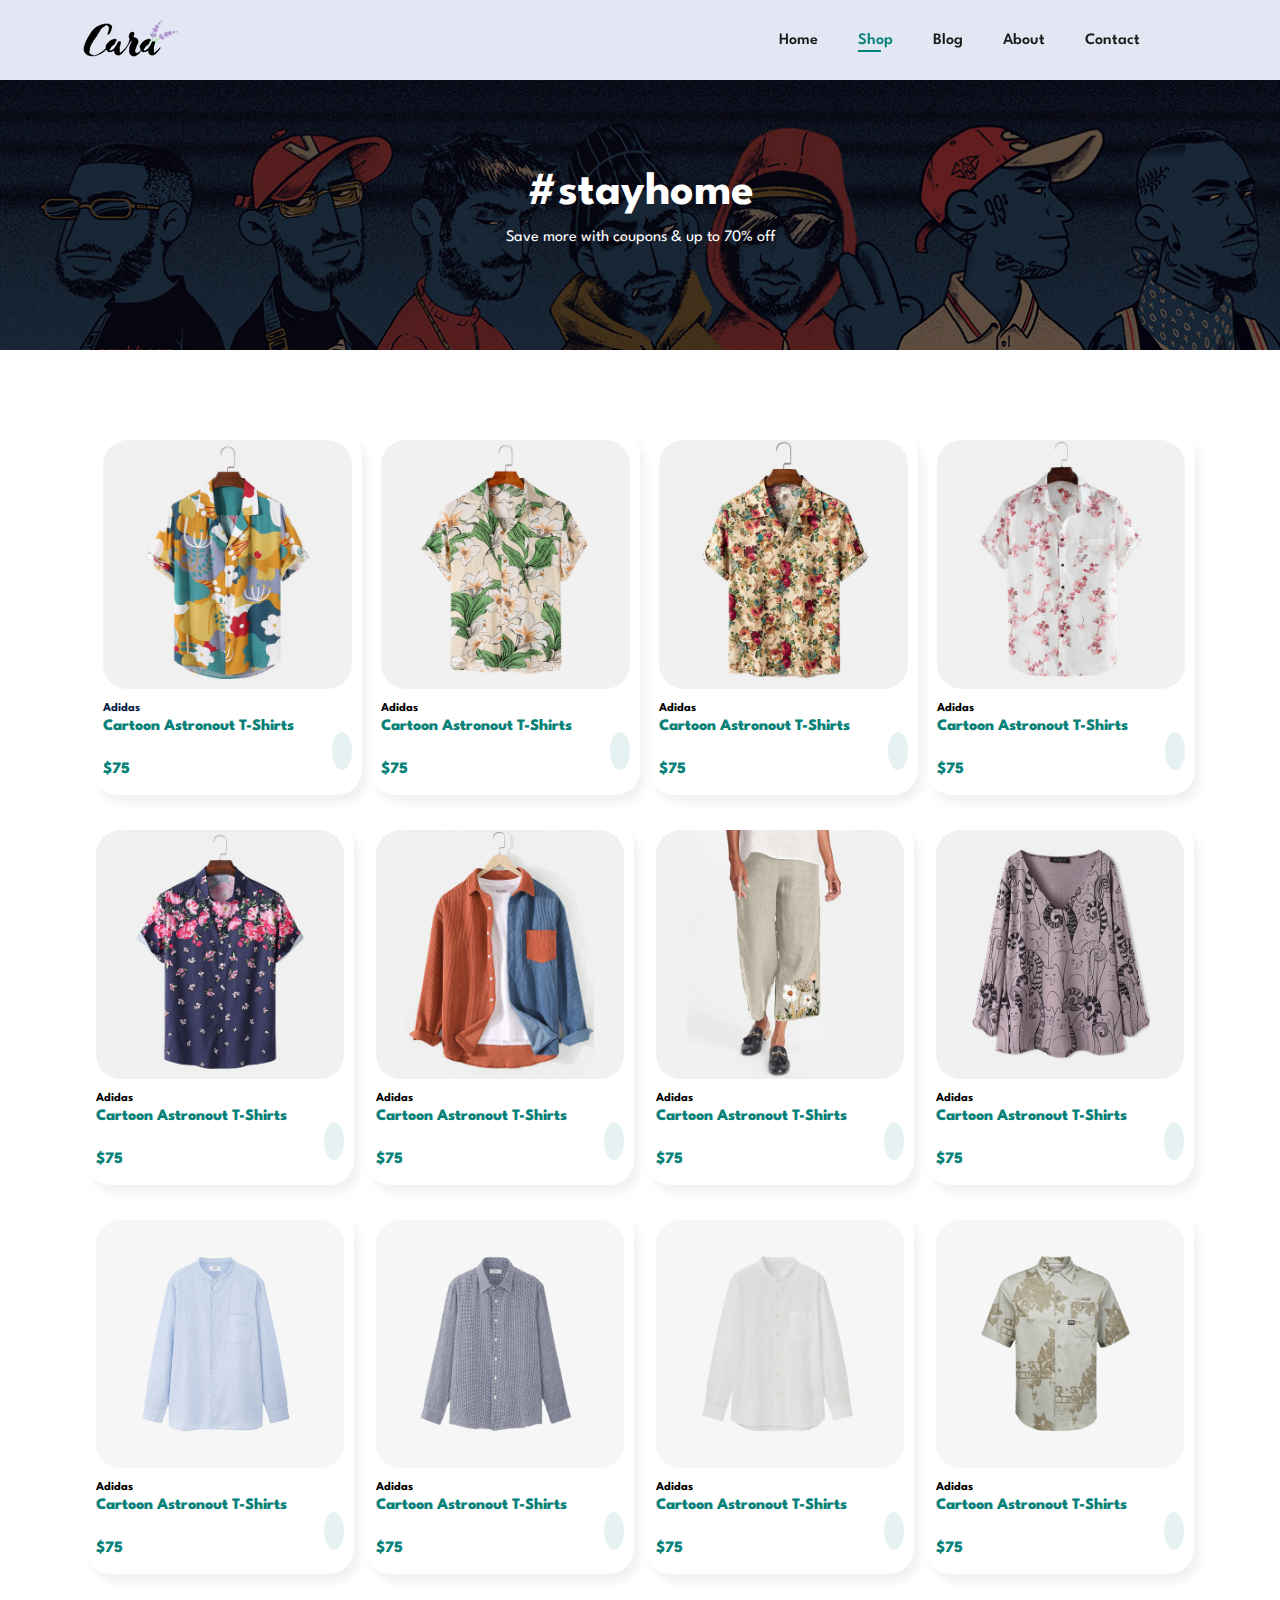
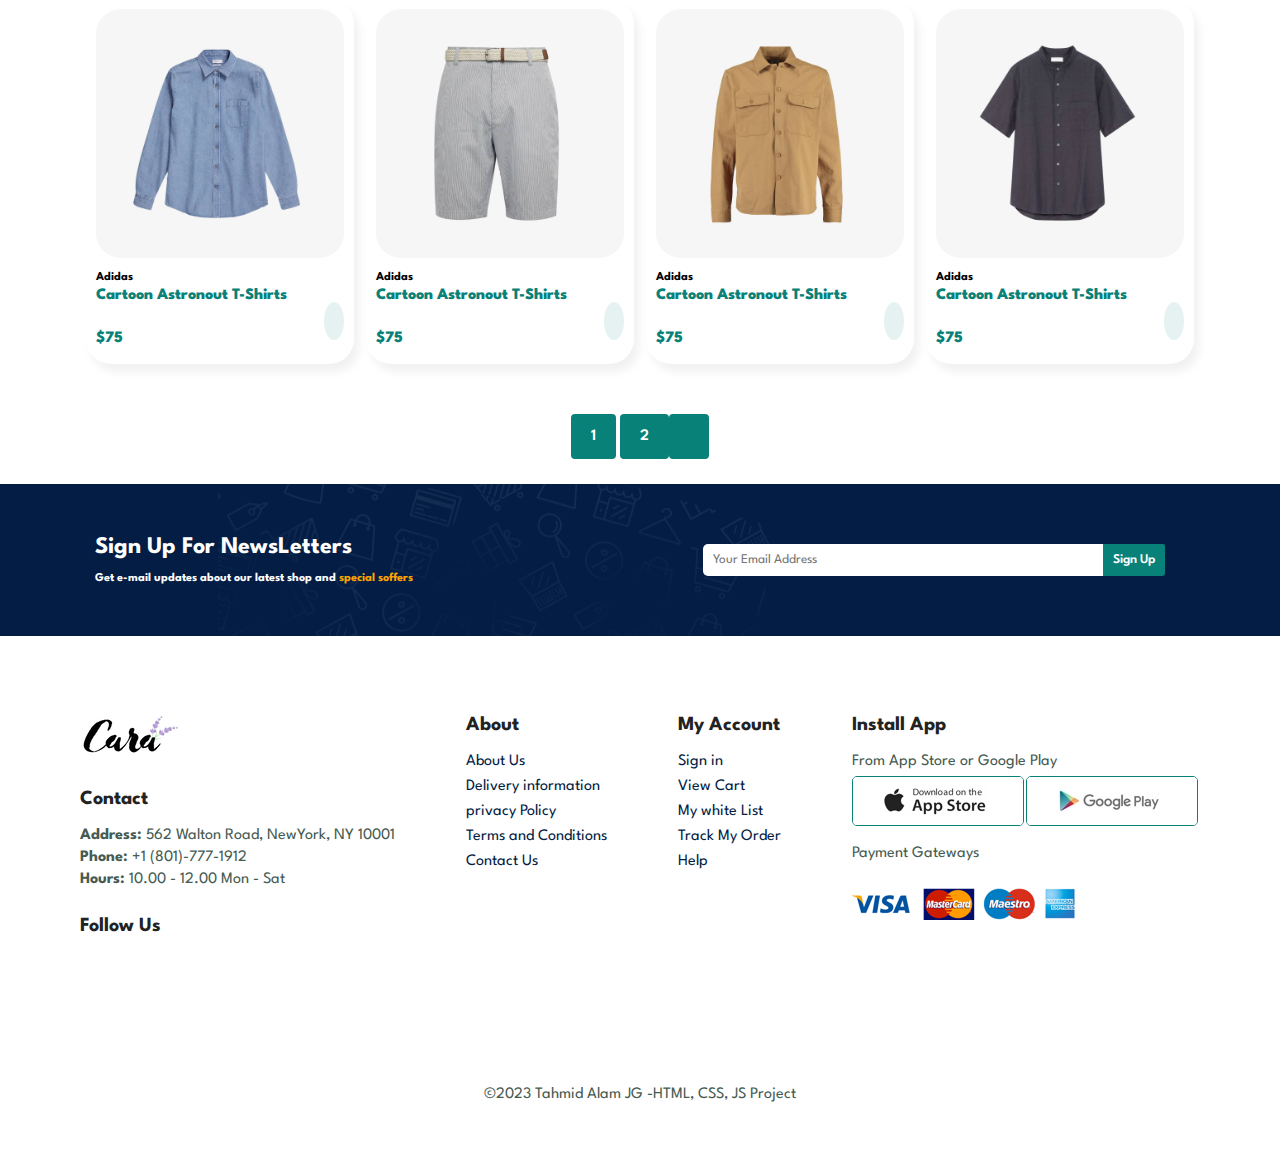
<file: shop.html>
<!DOCTYPE html>
<html lang="en">
  <head>
    <meta charset="UTF-8" />
    <meta name="viewport" content="width=device-width, initial-scale=1.0" />
    <link rel="stylesheet" href="style.css" />
    <link
      rel="stylesheet"
      href="https://cdnjs.cloudflare.com/ajax/libs/font-awesome/6.4.2/css/all.min.css"
      integrity="sha512-z3gLpd7yknf1YoNbCzqRKc4qyor8gaKU1qmn+CShxbuBusANI9QpRohGBreCFkKxLhei6S9CQXFEbbKuqLg0DA=="
      crossorigin="anonymous"
      referrerpolicy="no-referrer"
    />
    <title>Shop Page</title>
  </head>
  <body>
    <!-- Header Section Starts Here -->

    <section id="header">
      <img src="./logo.png" alt="" id="logo" />
      <div class="menu">
        <ul class="menu-list" id="mennu">
          <li><i id="close" class="fa-solid fa-times"></i></li>
          <li><a href="index.html">Home</a></li>
          <li><a class="active" href="shop.html">Shop</a></li>
          <li><a href="blog.html">Blog</a></li>
          <li><a href="about.html">About</a></li>
          <li><a href="contact.html">Contact</a></li>
          <li id="hide-cart">
            <a href="cart.html"
              ><i class="fa-solid fa-bag-shopping cart-logo"></i
            ></a>
          </li>
        </ul>
      </div>
      <div id="mobile">
        <a href="cart.html"><i class="fa-solid fa-bag-shopping"></i></a>
        <i id="bar" class="fas fa-outdent"></i>
      </div>
    </section>
    <!-- Header Section Ends Here -->
    <!-- shop banner starts here -->
    <section id="shop-banner" class="section-p1">
      <div>
        <h2>#stayhome</h2>
        <p>Save more with coupons & up to 70% off</p>
      </div>
    </section>
    <!-- shop banner ends here -->

    <!-- Shop products starts here -->
    <section id="fe-products" class="section-p1">
      <div class="products-fe">
        <a href="sproduct.html">
          <div class="product-card">
            <div class="product-img">
              <img src="./products/f1.jpg" alt="" />
            </div>
            <div class="product-details">
              <h6>Adidas</h6>
              <p>Cartoon Astronout T-Shirts</p>
              <span
                ><i class="fa-solid fa-star"></i><i class="fa-solid fa-star"></i
                ><i class="fa-solid fa-star"></i><i class="fa-solid fa-star"></i
                ><i class="fa-solid fa-star"></i
              ></span>
              <div class="products-price">
                <p>$75</p>
                <div class="product-cart">
                  <a href="#"
                    ><i class="fa-solid fa-cart-shopping pcart"></i
                  ></a>
                </div>
              </div>
            </div>
          </div>
        </a>
        <div class="product-card">
          <div class="product-img">
            <img src="./products/f2.jpg" alt="" />
          </div>
          <div class="product-details">
            <h6>Adidas</h6>
            <p>Cartoon Astronout T-Shirts</p>
            <span
              ><i class="fa-solid fa-star"></i><i class="fa-solid fa-star"></i
              ><i class="fa-solid fa-star"></i><i class="fa-solid fa-star"></i
              ><i class="fa-solid fa-star"></i
            ></span>
            <div class="products-price">
              <p>$75</p>
              <div class="product-cart">
                <a href="#"><i class="fa-solid fa-cart-shopping pcart"></i></a>
              </div>
            </div>
          </div>
        </div>
        <div class="product-card">
          <div class="product-img">
            <img src="./products/f3.jpg" alt="" />
          </div>
          <div class="product-details">
            <h6>Adidas</h6>
            <p>Cartoon Astronout T-Shirts</p>
            <span
              ><i class="fa-solid fa-star"></i><i class="fa-solid fa-star"></i
              ><i class="fa-solid fa-star"></i><i class="fa-solid fa-star"></i
              ><i class="fa-solid fa-star"></i
            ></span>
            <div class="products-price">
              <p>$75</p>
              <div class="product-cart">
                <a href="#"><i class="fa-solid fa-cart-shopping pcart"></i></a>
              </div>
            </div>
          </div>
        </div>
        <div class="product-card">
          <div class="product-img">
            <img src="./products/f4.jpg" alt="" />
          </div>
          <div class="product-details">
            <h6>Adidas</h6>
            <p>Cartoon Astronout T-Shirts</p>
            <span
              ><i class="fa-solid fa-star"></i><i class="fa-solid fa-star"></i
              ><i class="fa-solid fa-star"></i><i class="fa-solid fa-star"></i
              ><i class="fa-solid fa-star"></i
            ></span>
            <div class="products-price">
              <p>$75</p>
              <div class="product-cart">
                <a href="#"><i class="fa-solid fa-cart-shopping pcart"></i></a>
              </div>
            </div>
          </div>
        </div>
        <div class="product-card">
          <div class="product-img">
            <img src="./products/f5.jpg" alt="" />
          </div>
          <div class="product-details">
            <h6>Adidas</h6>
            <p>Cartoon Astronout T-Shirts</p>
            <span
              ><i class="fa-solid fa-star"></i><i class="fa-solid fa-star"></i
              ><i class="fa-solid fa-star"></i><i class="fa-solid fa-star"></i
              ><i class="fa-solid fa-star"></i
            ></span>
            <div class="products-price">
              <p>$75</p>
              <div class="product-cart">
                <a href="#"><i class="fa-solid fa-cart-shopping pcart"></i></a>
              </div>
            </div>
          </div>
        </div>
        <div class="product-card">
          <div class="product-img">
            <img src="./products/f6.jpg" alt="" />
          </div>
          <div class="product-details">
            <h6>Adidas</h6>
            <p>Cartoon Astronout T-Shirts</p>
            <span
              ><i class="fa-solid fa-star"></i><i class="fa-solid fa-star"></i
              ><i class="fa-solid fa-star"></i><i class="fa-solid fa-star"></i
              ><i class="fa-solid fa-star"></i
            ></span>
            <div class="products-price">
              <p>$75</p>
              <div class="product-cart">
                <a href="#"><i class="fa-solid fa-cart-shopping pcart"></i></a>
              </div>
            </div>
          </div>
        </div>
        <div class="product-card">
          <div class="product-img">
            <img src="./products/f7.jpg" alt="" />
          </div>
          <div class="product-details">
            <h6>Adidas</h6>
            <p>Cartoon Astronout T-Shirts</p>
            <span
              ><i class="fa-solid fa-star"></i><i class="fa-solid fa-star"></i
              ><i class="fa-solid fa-star"></i><i class="fa-solid fa-star"></i
              ><i class="fa-solid fa-star"></i
            ></span>
            <div class="products-price">
              <p>$75</p>
              <div class="product-cart">
                <a href="#"><i class="fa-solid fa-cart-shopping pcart"></i></a>
              </div>
            </div>
          </div>
        </div>
        <div class="product-card">
          <div class="product-img">
            <img src="./products/f8.jpg" alt="" />
          </div>
          <div class="product-details">
            <h6>Adidas</h6>
            <p>Cartoon Astronout T-Shirts</p>
            <span
              ><i class="fa-solid fa-star"></i><i class="fa-solid fa-star"></i
              ><i class="fa-solid fa-star"></i><i class="fa-solid fa-star"></i
              ><i class="fa-solid fa-star"></i
            ></span>
            <div class="products-price">
              <p>$75</p>
              <div class="product-cart">
                <a href="#"><i class="fa-solid fa-cart-shopping pcart"></i></a>
              </div>
            </div>
          </div>
        </div>
        <div class="product-card">
          <div class="product-img">
            <img src="./products/n1.jpg" alt="" />
          </div>
          <div class="product-details">
            <h6>Adidas</h6>
            <p>Cartoon Astronout T-Shirts</p>
            <span
              ><i class="fa-solid fa-star"></i><i class="fa-solid fa-star"></i
              ><i class="fa-solid fa-star"></i><i class="fa-solid fa-star"></i
              ><i class="fa-solid fa-star"></i
            ></span>
            <div class="products-price">
              <p>$75</p>
              <div class="product-cart">
                <a href="#"><i class="fa-solid fa-cart-shopping pcart"></i></a>
              </div>
            </div>
          </div>
        </div>
        <div class="product-card">
          <div class="product-img">
            <img src="./products/n2.jpg" alt="" />
          </div>
          <div class="product-details">
            <h6>Adidas</h6>
            <p>Cartoon Astronout T-Shirts</p>
            <span
              ><i class="fa-solid fa-star"></i><i class="fa-solid fa-star"></i
              ><i class="fa-solid fa-star"></i><i class="fa-solid fa-star"></i
              ><i class="fa-solid fa-star"></i
            ></span>
            <div class="products-price">
              <p>$75</p>
              <div class="product-cart">
                <a href="#"><i class="fa-solid fa-cart-shopping pcart"></i></a>
              </div>
            </div>
          </div>
        </div>
        <div class="product-card">
          <div class="product-img">
            <img src="./products/n3.jpg" alt="" />
          </div>
          <div class="product-details">
            <h6>Adidas</h6>
            <p>Cartoon Astronout T-Shirts</p>
            <span
              ><i class="fa-solid fa-star"></i><i class="fa-solid fa-star"></i
              ><i class="fa-solid fa-star"></i><i class="fa-solid fa-star"></i
              ><i class="fa-solid fa-star"></i
            ></span>
            <div class="products-price">
              <p>$75</p>
              <div class="product-cart">
                <a href="#"><i class="fa-solid fa-cart-shopping pcart"></i></a>
              </div>
            </div>
          </div>
        </div>
        <div class="product-card">
          <div class="product-img">
            <img src="./products/n4.jpg" alt="" />
          </div>
          <div class="product-details">
            <h6>Adidas</h6>
            <p>Cartoon Astronout T-Shirts</p>
            <span
              ><i class="fa-solid fa-star"></i><i class="fa-solid fa-star"></i
              ><i class="fa-solid fa-star"></i><i class="fa-solid fa-star"></i
              ><i class="fa-solid fa-star"></i
            ></span>
            <div class="products-price">
              <p>$75</p>
              <div class="product-cart">
                <a href="#"><i class="fa-solid fa-cart-shopping pcart"></i></a>
              </div>
            </div>
          </div>
        </div>
        <div class="product-card">
          <div class="product-img">
            <img src="./products/n5.jpg" alt="" />
          </div>
          <div class="product-details">
            <h6>Adidas</h6>
            <p>Cartoon Astronout T-Shirts</p>
            <span
              ><i class="fa-solid fa-star"></i><i class="fa-solid fa-star"></i
              ><i class="fa-solid fa-star"></i><i class="fa-solid fa-star"></i
              ><i class="fa-solid fa-star"></i
            ></span>
            <div class="products-price">
              <p>$75</p>
              <div class="product-cart">
                <a href="#"><i class="fa-solid fa-cart-shopping pcart"></i></a>
              </div>
            </div>
          </div>
        </div>
        <div class="product-card">
          <div class="product-img">
            <img src="./products/n6.jpg" alt="" />
          </div>
          <div class="product-details">
            <h6>Adidas</h6>
            <p>Cartoon Astronout T-Shirts</p>
            <span
              ><i class="fa-solid fa-star"></i><i class="fa-solid fa-star"></i
              ><i class="fa-solid fa-star"></i><i class="fa-solid fa-star"></i
              ><i class="fa-solid fa-star"></i
            ></span>
            <div class="products-price">
              <p>$75</p>
              <div class="product-cart">
                <a href="#"><i class="fa-solid fa-cart-shopping pcart"></i></a>
              </div>
            </div>
          </div>
        </div>
        <div class="product-card">
          <div class="product-img">
            <img src="./products/n7.jpg" alt="" />
          </div>
          <div class="product-details">
            <h6>Adidas</h6>
            <p>Cartoon Astronout T-Shirts</p>
            <span
              ><i class="fa-solid fa-star"></i><i class="fa-solid fa-star"></i
              ><i class="fa-solid fa-star"></i><i class="fa-solid fa-star"></i
              ><i class="fa-solid fa-star"></i
            ></span>
            <div class="products-price">
              <p>$75</p>
              <div class="product-cart">
                <a href="#"><i class="fa-solid fa-cart-shopping pcart"></i></a>
              </div>
            </div>
          </div>
        </div>
        <div class="product-card">
          <div class="product-img">
            <img src="./products/n8.jpg" alt="" />
          </div>
          <div class="product-details">
            <h6>Adidas</h6>
            <p>Cartoon Astronout T-Shirts</p>
            <span
              ><i class="fa-solid fa-star"></i><i class="fa-solid fa-star"></i
              ><i class="fa-solid fa-star"></i><i class="fa-solid fa-star"></i
              ><i class="fa-solid fa-star"></i
            ></span>
            <div class="products-price">
              <p>$75</p>
              <div class="product-cart">
                <a href="#"><i class="fa-solid fa-cart-shopping pcart"></i></a>
              </div>
            </div>
          </div>
        </div>
      </div>
    </section>
    <!-- Shop products ends here -->
    <!-- pagination strats here. -->

    <div id="pagination">
      <a href="#">1</a>
      <a href="#">2</a>
      <a href="#"><i class="fa-solid fa-arrow-right"></i></a>
    </div>
    <!-- pagination ends here. -->
    <!-- Newsletters starts here -->
    <section id="newsletter" class="section-p1 section-m1">
      <div class="news-text-side">
        <h3>Sign Up For NewsLetters</h3>
        <h6>
          Get e-mail updates about our latest shop and
          <span>special soffers</span>
        </h6>
      </div>
      <div class="input-side">
        <form>
          <input type="email" placeholder="Your Email Address" />
          <button type="submit">Sign Up</button>
        </form>
      </div>
    </section>
    <!-- Newsletters ends here -->
    <!-- Footer Section starts Here -->
    <section id="footer" class="section-p1">
      <div class="f-contact fmb">
        <img src="./logo.png" alt="" />
        <h4>Contact</h4>
        <p><b>Address:</b> 562 Walton Road, NewYork, NY 10001</p>
        <p><b>Phone:</b> +1 (801)-777-1912</p>
        <p><b>Hours:</b> 10.00 - 12.00 Mon - Sat</p>
        <h4>Follow Us</h4>
        <div class="social-links">
          <a href="#"><i class="fa-brands fa-facebook"></i></a>
          <a href="#"><i class="fa-brands fa-youtube"></i></a>
          <a href="#"><i class="fa-brands fa-instagram"></i></a>
          <a href="#"><i class="fa-brands fa-twitter"></i></a>
          <a href="#"><i class="fa-brands fa-linkedin"></i></a>
        </div>
      </div>
      <div class="f-about fmb">
        <h4>About</h4>
        <ul>
          <li><a href="#">About Us</a></li>
          <li><a href="#">Delivery information</a></li>
          <li><a href="#">privacy Policy</a></li>
          <li><a href="#">Terms and Conditions</a></li>
          <li><a href="#">Contact Us</a></li>
        </ul>
      </div>
      <div class="f-account fmb">
        <h4>My Account</h4>
        <ul>
          <li><a href="#">Sign in</a></li>
          <li><a href="#">View Cart</a></li>
          <li><a href="#">My white List</a></li>
          <li><a href="#">Track My Order</a></li>
          <li><a href="#">Help</a></li>
        </ul>
      </div>
      <div class="f-app">
        <h4>Install App</h4>
        <p>From App Store or Google Play</p>
        <div class="f-app-img">
          <img src="./pay/app.jpg" alt="" />
          <img src="./pay/play.jpg" alt="" />
        </div>
        <p class="secured">Payment Gateways</p>
        <div class="f-app-img2">
          <img src="./pay/pay.png" alt="" />
        </div>
      </div>
    </section>
    <div class="f-text">
      <p>&copy;2023 Tahmid Alam JG -HTML, CSS, JS Project</p>
    </div>

    <!-- Footer Section ends Here -->

    <script src="./index.js"></script>
  </body>
</html>
</file>
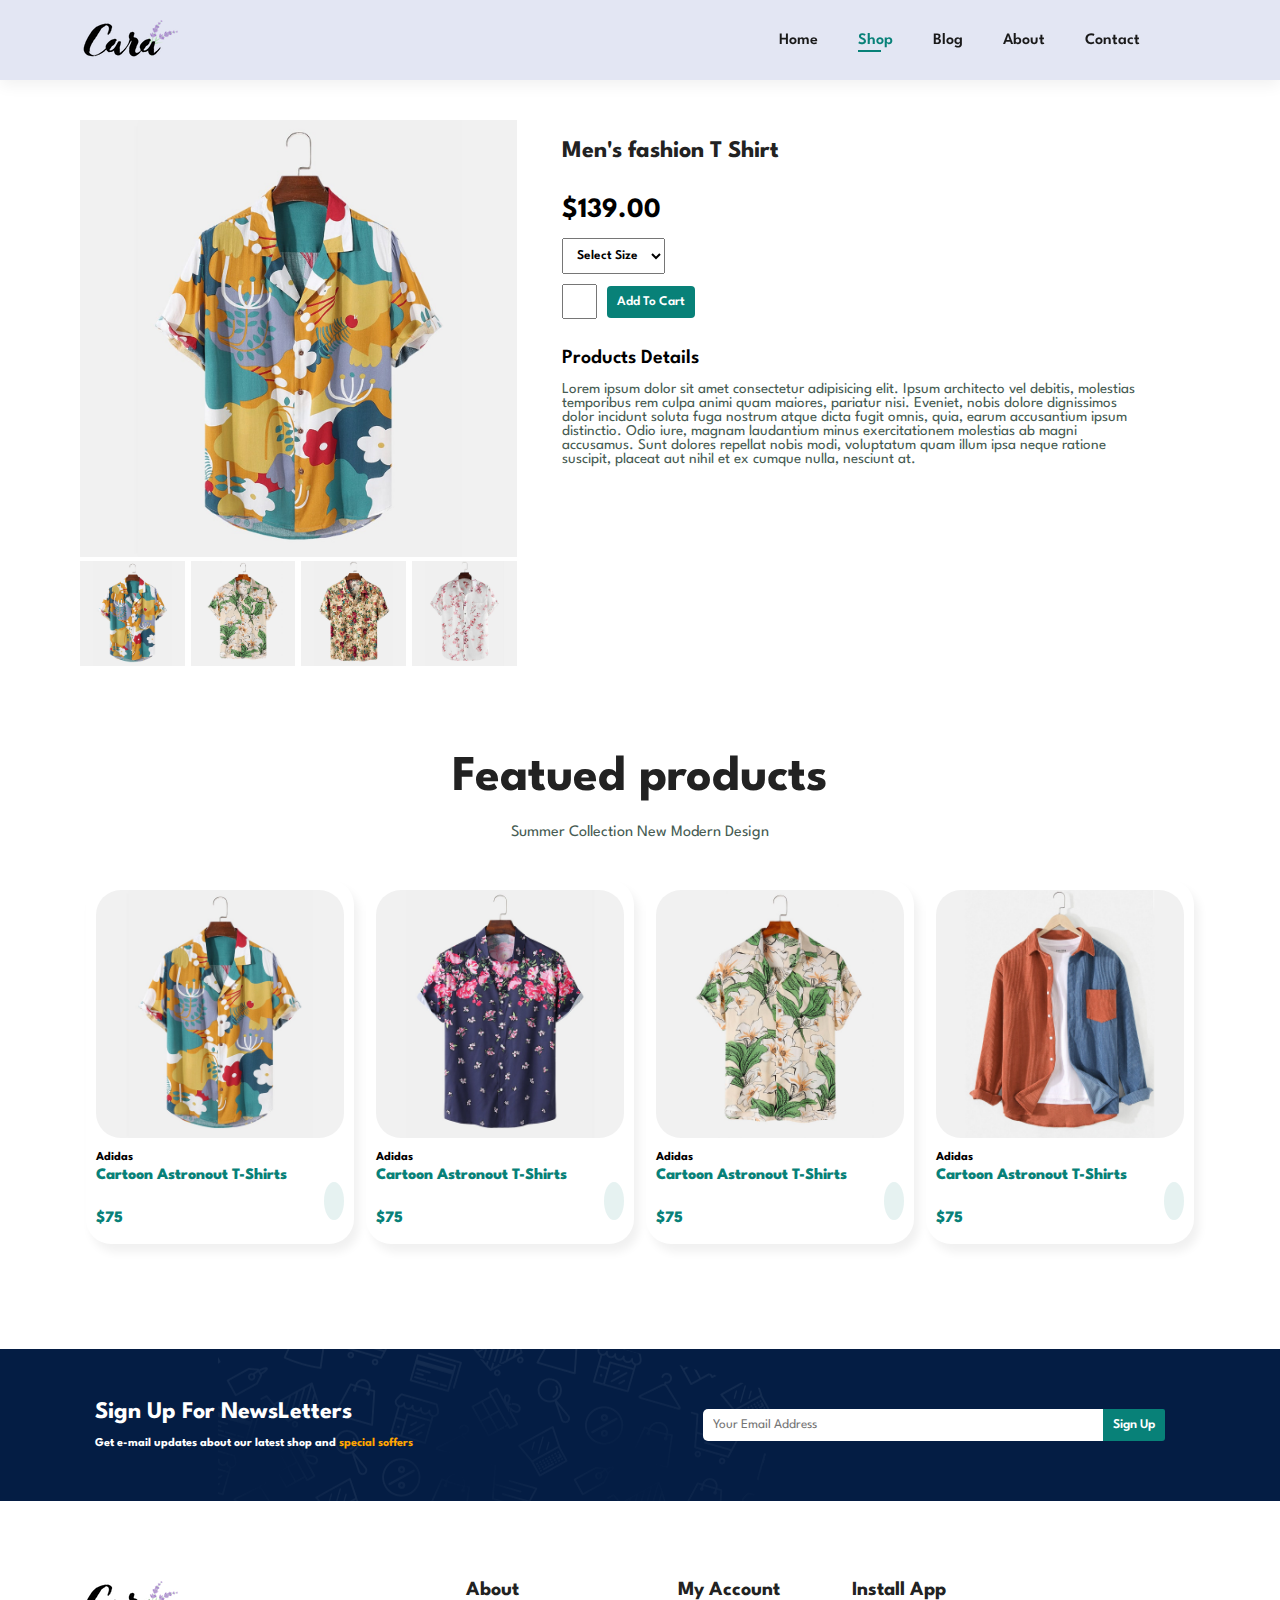
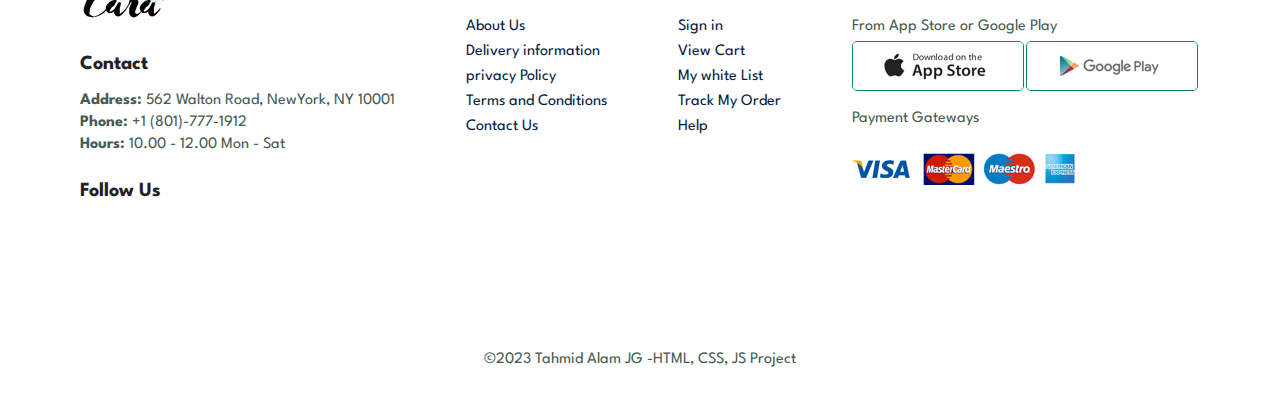
<file: sproduct.html>
<!DOCTYPE html>
<html lang="en">
  <head>
    <meta charset="UTF-8" />
    <meta name="viewport" content="width=device-width, initial-scale=1.0" />
    <link rel="stylesheet" href="style.css" />
    <link
      rel="stylesheet"
      href="https://cdnjs.cloudflare.com/ajax/libs/font-awesome/6.4.2/css/all.min.css"
      integrity="sha512-z3gLpd7yknf1YoNbCzqRKc4qyor8gaKU1qmn+CShxbuBusANI9QpRohGBreCFkKxLhei6S9CQXFEbbKuqLg0DA=="
      crossorigin="anonymous"
      referrerpolicy="no-referrer"
    />
    <title>Shop Page</title>
  </head>
  <body>
    <!-- Header Section Starts Here -->

    <section id="header">
      <img src="./logo.png" alt="" id="logo" />
      <div class="menu">
        <ul class="menu-list" id="mennu">
          <li><i id="close" class="fa-solid fa-times"></i></li>
          <li><a href="index.html">Home</a></li>
          <li><a class="active" href="shop.html">Shop</a></li>
          <li><a href="blog.html">Blog</a></li>
          <li><a href="about.html">About</a></li>
          <li><a href="contact.html">Contact</a></li>
          <li id="hide-cart">
            <a href="cart.html"
              ><i class="fa-solid fa-bag-shopping cart-logo"></i
            ></a>
          </li>
        </ul>
      </div>
      <div id="mobile">
        <a href="cart.html"><i class="fa-solid fa-bag-shopping"></i></a>
        <i id="bar" class="fas fa-outdent"></i>
      </div>
    </section>
    <!-- Header Section Ends Here -->
    <!-- single product starts here -->
    <div id="s-product" class="section-p1">
      <div class="sp-left">
        <div class="main-img">
          <img id="main-img2" src="./products/f1.jpg" alt="" />
        </div>
        <div class="change-img">
          <img class="smallImage" src="./products/f1.jpg" alt="" />
          <img class="smallImage" src="./products/f2.jpg" alt="" />
          <img class="smallImage" src="./products/f3.jpg" alt="" />
          <img class="smallImage" src="./products/f4.jpg" alt="" />
        </div>
      </div>
      <div class="sp-right">
        <h4>Men's fashion T Shirt</h4>
        <h3>$139.00</h3>
        <select name="size" id="size">
          <option value="Select Size">Select Size</option>
          <option value="L">L</option>
          <option value="M">M</option>
          <option value="XL">XL</option>
          <option value="XXL">XXL</option>
        </select>
        <div class="quantity">
          <input type="number" name="" id="" value="7" /><button>
            Add To Cart
          </button>
        </div>
        <span class="pd">Products Details</span>
        <p>
          Lorem ipsum dolor sit amet consectetur adipisicing elit. Ipsum
          architecto vel debitis, molestias temporibus rem culpa animi quam
          maiores, pariatur nisi. Eveniet, nobis dolore dignissimos dolor
          incidunt soluta fuga nostrum atque dicta fugit omnis, quia, earum
          accusantium ipsum distinctio. Odio iure, magnam laudantium minus
          exercitationem molestias ab magni accusamus. Sunt dolores repellat
          nobis modi, voluptatum quam illum ipsa neque ratione suscipit, placeat
          aut nihil et ex cumque nulla, nesciunt at.
        </p>
      </div>
    </div>

    <section id="fe-products" class="section-p1">
      <h1 style="text-align: center">Featued products</h1>
      <p style="text-align: center">Summer Collection New Modern Design</p>
      <div class="products-fe">
        <div class="product-card">
          <div class="product-img">
            <img src="./products/f1.jpg" alt="" />
          </div>
          <div class="product-details">
            <h6>Adidas</h6>
            <p>Cartoon Astronout T-Shirts</p>
            <span
              ><i class="fa-solid fa-star"></i><i class="fa-solid fa-star"></i
              ><i class="fa-solid fa-star"></i><i class="fa-solid fa-star"></i
              ><i class="fa-solid fa-star"></i
            ></span>
            <div class="products-price">
              <p>$75</p>
              <div class="product-cart">
                <a href="#"><i class="fa-solid fa-cart-shopping pcart"></i></a>
              </div>
            </div>
          </div>
        </div>
        <div class="product-card">
          <div class="product-img">
            <img src="./products/f5.jpg" alt="" />
          </div>
          <div class="product-details">
            <h6>Adidas</h6>
            <p>Cartoon Astronout T-Shirts</p>
            <span
              ><i class="fa-solid fa-star"></i><i class="fa-solid fa-star"></i
              ><i class="fa-solid fa-star"></i><i class="fa-solid fa-star"></i
              ><i class="fa-solid fa-star"></i
            ></span>
            <div class="products-price">
              <p>$75</p>
              <div class="product-cart">
                <a href="#"><i class="fa-solid fa-cart-shopping pcart"></i></a>
              </div>
            </div>
          </div>
        </div>
        <div class="product-card">
          <div class="product-img">
            <img src="./products/f2.jpg" alt="" />
          </div>
          <div class="product-details">
            <h6>Adidas</h6>
            <p>Cartoon Astronout T-Shirts</p>
            <span
              ><i class="fa-solid fa-star"></i><i class="fa-solid fa-star"></i
              ><i class="fa-solid fa-star"></i><i class="fa-solid fa-star"></i
              ><i class="fa-solid fa-star"></i
            ></span>
            <div class="products-price">
              <p>$75</p>
              <div class="product-cart">
                <a href="#"><i class="fa-solid fa-cart-shopping pcart"></i></a>
              </div>
            </div>
          </div>
        </div>
        <div class="product-card">
          <div class="product-img">
            <img src="./products/f6.jpg" alt="" />
          </div>
          <div class="product-details">
            <h6>Adidas</h6>
            <p>Cartoon Astronout T-Shirts</p>
            <span
              ><i class="fa-solid fa-star"></i><i class="fa-solid fa-star"></i
              ><i class="fa-solid fa-star"></i><i class="fa-solid fa-star"></i
              ><i class="fa-solid fa-star"></i
            ></span>
            <div class="products-price">
              <p>$75</p>
              <div class="product-cart">
                <a href="#"><i class="fa-solid fa-cart-shopping pcart"></i></a>
              </div>
            </div>
          </div>
        </div>
      </div>
    </section>
    <!-- single product ends here -->
    <section id="newsletter" class="section-p1 section-m1">
      <div class="news-text-side">
        <h3>Sign Up For NewsLetters</h3>
        <h6>
          Get e-mail updates about our latest shop and
          <span>special soffers</span>
        </h6>
      </div>
      <div class="input-side">
        <form>
          <input type="email" placeholder="Your Email Address" />
          <button type="submit">Sign Up</button>
        </form>
      </div>
    </section>
    <!-- Newsletters ends here -->
    <!-- Footer Section starts Here -->
    <section id="footer" class="section-p1">
      <div class="f-contact fmb">
        <img src="./logo.png" alt="" />
        <h4>Contact</h4>
        <p><b>Address:</b> 562 Walton Road, NewYork, NY 10001</p>
        <p><b>Phone:</b> +1 (801)-777-1912</p>
        <p><b>Hours:</b> 10.00 - 12.00 Mon - Sat</p>
        <h4>Follow Us</h4>
        <div class="social-links">
          <a href="#"><i class="fa-brands fa-facebook"></i></a>
          <a href="#"><i class="fa-brands fa-youtube"></i></a>
          <a href="#"><i class="fa-brands fa-instagram"></i></a>
          <a href="#"><i class="fa-brands fa-twitter"></i></a>
          <a href="#"><i class="fa-brands fa-linkedin"></i></a>
        </div>
      </div>
      <div class="f-about fmb">
        <h4>About</h4>
        <ul>
          <li><a href="#">About Us</a></li>
          <li><a href="#">Delivery information</a></li>
          <li><a href="#">privacy Policy</a></li>
          <li><a href="#">Terms and Conditions</a></li>
          <li><a href="#">Contact Us</a></li>
        </ul>
      </div>
      <div class="f-account fmb">
        <h4>My Account</h4>
        <ul>
          <li><a href="#">Sign in</a></li>
          <li><a href="#">View Cart</a></li>
          <li><a href="#">My white List</a></li>
          <li><a href="#">Track My Order</a></li>
          <li><a href="#">Help</a></li>
        </ul>
      </div>
      <div class="f-app">
        <h4>Install App</h4>
        <p>From App Store or Google Play</p>
        <div class="f-app-img">
          <img src="./pay/app.jpg" alt="" />
          <img src="./pay/play.jpg" alt="" />
        </div>
        <p class="secured">Payment Gateways</p>
        <div class="f-app-img2">
          <img src="./pay/pay.png" alt="" />
        </div>
      </div>
    </section>
    <div class="f-text">
      <p>&copy;2023 Tahmid Alam JG -HTML, CSS, JS Project</p>
    </div>

    <!-- Footer Section ends Here -->
    <script>
      let mainImage = document.getElementById("main-img2");
      let smallImage = document.getElementsByClassName("smallImage");

      smallImage[0].onclick = function () {
        mainImage.src = smallImage[0].src;
        console.log("hello");
      };
      smallImage[1].onclick = function () {
        mainImage.src = smallImage[1].src;
      };
      smallImage[2].onclick = function () {
        mainImage.src = smallImage[2].src;
      };
      smallImage[3].onclick = function () {
        mainImage.src = smallImage[3].src;
      };
    </script>
    <script src="./index.js"></script>
  </body>
</html>
</file>
<file: style.css>
/* Universal Codes Starts Here */
@import url("https://fonts.googleapis.com/css2?family=Spartan:wght@100;200;300;400;500;600;700;800;900&display=swap");
* {
  margin: 0;
  padding: 0;
  box-sizing: border-box;
  font-family: "Spartan", sans-serif;
}
a {
  text-decoration: none;
  color: #041d44;
}
ul li {
  list-style-type: none;
}
html {
  scroll-behavior: smooth;
}

/* Global Styles */

h1 {
  font-size: 50px;
  line-height: 64px;
  color: #222;
}

h2 {
  font-size: 46px;
  line-height: 54px;
  color: #222;
}

h4 {
  font-size: 20px;
  color: #222;
}

h6 {
  font-weight: 700;
  font-size: 12px;
}

p {
  font-size: 16px;
  color: #465b52;
  margin: 15px 0 20px 0;
}

.section-p1 {
  padding: 40px 80px;
}

.section-m1 {
  margin: 40px 0;
}

body {
  width: 100%;
}
/* Universal Codes Ends Here */

/* Header Section Starts Here */
#header {
  display: flex;
  justify-content: space-between;
  align-items: center;
  padding: 20px 80px;
  background-color: #e3e6f3;
  box-shadow: 0px 5px 15px rgba(0, 0, 0, 0.06);
  width: 100%;
  z-index: 999;
  top: 0;
  left: 0;
  position: sticky;
}

.menu-list {
  display: flex;
  align-items: baseline;
}
.menu-list li {
  padding: 0 20px;
  position: relative;
}
.menu-list a {
  font-size: 16px;
  font-weight: 600;
  color: #1a1a1a;
  transition: 0.6s ease;
}

.menu-list li a:hover,
.menu-list li a.active {
  color: #088178;
}

.menu-list li a.active::after,
.menu-list li a:hover::after {
  content: "";
  height: 2px;
  width: 30%;
  position: absolute;
  bottom: -4px;
  left: 20px;
  background: #088178;
  transition: 0.3s ease;
}
.cart-logo {
  font-size: 20px;
}
.def-color {
  color: #088178;
}

#mobile {
  display: none;
}

#close {
  font-size: 25px;
  display: none;
}
/* Header Section Ends Here Here */

/* Hero section starts here */
#hero-container {
  background-image: url(./hero4.png);
  background-size: cover;
  background-position: top 25% right 0;
  background-repeat: no-repeat;
  height: 90vh;
  width: 100%;
  display: flex;
  flex-direction: column;
  justify-content: center;
  padding: 0 80px;
}

.text-side h1,
h2,
h3,
h4,
h5 {
  padding-bottom: 15px;
}

.text-side button {
  text-align: center;
  border: none;
  outline: none;
  background: url(./button.png);
  padding: 14px 80px 14px 65px;
  color: #088178;
  font-weight: 700;
  font-size: 16px;
  cursor: pointer;
}
/* Hero section Ends here */

/* fatures Section starts here */
#fature-container {
  display: flex;
  justify-content: space-around;
  flex-wrap: wrap;
}

.card {
  width: 180px;
  text-align: center;
  padding: 25px 15px;
  box-shadow: 20px 20px 34px rgba(0, 0, 0, 0.03);
  border: 1px solid #cce7d0;
  border-radius: 4px;
  margin: 15px 0;
}

.card:hover {
  box-shadow: 10px 10px 54px rgba(0, 0, 0, 0.01);
}
.card h6 {
  display: inline-block;
  padding: 9px 8px 6px 8px;
  line-height: 1;
  color: #088178;
  background-color: #fddde4;
}
.card img {
  width: 100%;
  margin-bottom: 15px;
}
/* fatures Section Ends here */

/* Featured Products section starts here */
.products-fe {
  display: flex;
  flex-wrap: wrap;
  justify-content: space-around;
  margin-top: 40px;
}

.product-card {
  /* background-color: #088178; */
  width: 24%;
  min-width: 250px;
  border-radius: 25px;
  box-shadow: 5px 8px 10px rgba(0, 0, 0, 0.06);
  margin-bottom: 25px;
  cursor: pointer;
}
.product-card:hover {
  box-shadow: 8px 15px 18px rgba(0, 0, 0, 0.09);
}
.product-img {
  padding: 10px 10px 0 10px;
}
.product-img img {
  width: 100%;
  height: 100%;
  border-radius: 25px;
}

.product-details {
  padding: 10px 10px 10px 10px;
}
.product-details p {
  margin-top: 5px;
  margin-bottom: 8px;
  font-weight: 800;
  color: #088178;
}
.product-details span i {
  color: orange;
  margin-right: 5px;
  margin-bottom: 15px;
}

.products-price {
  display: flex;
  justify-content: space-between;
  align-items: center;
  color: #088178;
  font-size: 23px;
}
.products-price a {
  color: #088178;
}
.product-cart {
  margin-top: -40px;
}
.pcart {
  background-color: #0881791a;
  font-size: 20px;
  border-radius: 50%;
  padding: 10px;
}
/* Featured Products section Ends here */

/* Banner 1 Starts here */

#banner1 {
  width: 100%;
  height: 40vh;
  background-color: #088178;
  background-image: url(./banner/b2.jpg);
  background-size: cover;
  background-position: center;
  background-repeat: no-repeat;
  color: white;
  text-align: center;
  display: flex;
  justify-content: center;
  align-items: center;
}
.banner-dabba h4 {
  color: white;
}

.banner-dabba h2 {
  font-size: 30px;
  padding: 10px 0;
  color: #fff;
}

.btn {
  padding: 10px 20px;
  border: none;
  outline: none;
  background-color: white;
  border-radius: 5px;
  font-weight: bold;
  transition: all 0.3s;
  cursor: pointer;
}
.banner-dabba span {
  color: rgb(217, 0, 0);
}
.btn:hover {
  background-color: #088178;
  color: white;
}
/* Banner 1 ends here */

/* New arrivals starts here */
#callBanner-container {
  display: flex;
  justify-content: space-around;
  flex-wrap: wrap;
}

.crazy-deals {
  width: 47%;
  background-image: url(./banner/b17.jpg);
  background-position: top 0 right 0;
  background-repeat: no-repeat;
  background-size: cover;
  height: 300px;
  display: flex;
  flex-direction: column;
  justify-content: center;
  padding: 40px;
  margin-bottom: 20px;
}
.crazy-deals:hover .cbtn {
  background-color: #088178;
  border: none;
}
.crazy-deals button {
  width: 110px;
  padding: 8px;
  border: none;
  outline: none;
  font-weight: 600;
  background-color: transparent;
  border: solid 0.5px white;
  color: white;
  transition: all 0.3s;
}
.crazy-deals h3 {
  font-size: 30px;
  color: white;
  margin-top: 5px;
  margin-bottom: 0;
}
.crazy-deals p {
  margin-top: 0;
  color: white;
  font-weight: 600;
}
.crazy-deals span {
  color: white;
}

.upcoming {
  width: 47%;
  background-image: url(./banner/b10.jpg);
  background-repeat: no-repeat;
  background-position: top 0 right 0;
  background-size: cover;
  height: 300px;
  display: flex;
  flex-direction: column;
  justify-content: center;
  padding: 40px;
}
/* New arrivals Ends here */

/* second banner starts here */

#second-banner {
  display: flex;
  align-items: center;
  flex-wrap: wrap;
  justify-content: space-around;
}
/* .b30 {
  width: 29%;
}
.b40 {
  width: 38%;
} */

.sec-card {
  background-image: url(./banner/b7.jpg);
  background-position: top 0 right 0;
  background-repeat: no-repeat;
  width: 29%;
  height: 200px;
  background-size: cover;
  display: flex;
  flex-direction: column;
  justify-content: center;
  padding: 30px;
}

.sec-card h3 {
  color: white;
}
.sec-card h6 {
  color: rgb(255, 183, 195);
  font-size: 14px;
}
.sec2 {
  background-image: url(./banner/b4.jpg);
  background-position: top 0 right 0;
  width: 35%;
}
.sec3 {
  background-image: url(./banner/b18.jpg);
  background-position: top 0 right 0;
}
/* second banner ends here */

/* Newsletters starts here */

#newsletter {
  background-color: #041d44;
  background-image: url(./banner/b14.png);
  background-repeat: no-repeat;
  background-position: top 20% left 30%;
  color: white;
  display: flex;
  /* flex-wrap: wrap; */
  width: 100%;
  justify-content: space-between;
  align-items: center;
}
/* .news-text-side {
  width: 60%;
}
.input-side {
  width: 40%;
} */
.news-text-side,
.input-side {
  padding: 0 15px;
}
.news-text-side h3 {
  font-size: 24px;
}
.news-text-side h6 span {
  color: orange;
}
form {
  display: flex;
  justify-content: flex-end;
}
.input-side input {
  padding: 10px;
  margin: 0;
  width: 400px;
  border: none;
  outline: none;
  border-top-left-radius: 5px;
  border-bottom-left-radius: 5px;
}
.input-side {
  margin: 20px;
}
.input-side button {
  padding: 10px;
  border: none;
  width: auto;
  background-color: #088178;
  border-top-right-radius: 2px;
  border-bottom-right-radius: 3px;
  color: white;
  font-weight: 600;
  white-space: no-wrap;
  cursor: pointer;
}
/* Newsletters ends here */

/* Footer Section starts Here */
#footer {
  display: flex;
  justify-content: space-between;
  flex-wrap: wrap;
}
.f-contact {
  color: black;
}
.f-contact h4 {
  margin-top: 30px;
  margin-bottom: 5px;
}
.f-contact p {
  margin: 0;
  margin-bottom: 7px;
}
.f-contact a {
  text-decoration: none;
  color: #041d44;
  margin-right: 5px;
  font-size: 18px;
  transition: all 0.4s;
}
.f-contact a:hover {
  color: #088178;
}
.f-about h4 {
  margin-bottom: 5px;
}
.f-about li {
  margin-bottom: 10px;
}

.f-account h4 {
  margin-bottom: 5px;
}
.f-account li {
  margin-bottom: 10px;
}

.fmb {
  margin-bottom: 30px;
}
.f-app h4 {
  margin-bottom: 5px;
}
.f-app p {
  margin: 0;
  margin-bottom: 7px;
}

.f-app-img {
  display: flex;
}

.f-app-img img {
  border: 1px #088178 solid;
  margin-right: 2px;
  border-radius: 5px;
}
.secured {
  padding: 20px 0;
}

.f-contact,
.f-about,
.f-account {
  margin-right: 20px;
}
.f-text {
  padding: 30px 0;
}
.f-text p {
  text-align: center;
}
/* Footer Section ends Here */
/* Shop part starts here */
#shop-banner {
  color: white;
  text-align: center;
  height: 30vh;
  background-image: url(./banner/b1.jpg);
  /* background-position: right 0; */
  background-size: cover;
  display: flex;
  justify-content: center;
  align-items: center;
  padding: 14px;
}
#shop-banner h2 {
  color: white;
}
#shop-banner div p {
  margin-top: -5px;
  color: white;
}

/* Shop part ends here */
/* pagination starts here */
#pagination {
  text-align: center;
}
#pagination a {
  text-decoration: none;
  background-color: #088178;
  padding: 15px 20px;
  border-radius: 4px;
  color: white;
  font-weight: 600;
}
/* pagination ends here */

/* single product starts here */
#s-product {
  display: flex;
}
.sp-left {
  width: 39%;
}
.main-img img {
  width: 100%;
}
.sp-right {
  width: 60%;
  padding: 20px 45px;
}
.sp-right h4 {
  font-size: 24px;
}
.sp-right h3 {
  font-size: 28px;
  margin-top: 20px;
}
.sp-right select {
  padding: 10px;
  font-weight: 600;
  margin-bottom: 10px;
  outline: none;
}
.quantity {
  margin-bottom: 30px;
}
.quantity input {
  width: 35px;
  height: 35px;
  padding: 10px;
  margin-right: 10px;
  outline: none;
}
.quantity button {
  padding: 10px;
  background-color: #088178;
  color: white;
  font-weight: 600;
  outline: none;
  border: none;
  border-radius: 4px;
}
.pd {
  margin-bottom: 5px;
  font-size: 20px;
  font-weight: 600;
}
.sp-right p {
  /* display: inline-block; */
  font-size: 15px;
}
.change-img {
  width: 100%;
  display: flex;
  justify-content: space-between;
}
.change-img img {
  width: 24%;
  height: auto;
}

/* single product ends here */

/* Blog Starts here */
#blog-banner {
  color: white;
  text-align: center;
  height: 30vh;
  background-image: url(./banner/b19.jpg);
  background-position: center;
  background-size: cover;
  display: flex;
  justify-content: center;
  align-items: center;
  padding: 14px;
}
/* #blog-banner h2,
p {
  color: white;
} */
#blog-banner p {
  margin-top: -10px;
}
#blog {
  padding: 150px 150px 0 150px;
}
.blog-box {
  display: flex;
  align-items: center;
  width: 100%;
  position: relative;
  padding-bottom: 90px;
}
.blog-img {
  width: 50%;
  margin-right: 40px;
}
.blog-img img {
  width: 100%;
  height: 300px;
  object-fit: cover;
}
.blog-details {
  width: 50%;
  display: flex;
  flex-direction: column;
  justify-content: center;
  position: relative;
}
.blog-details span {
  font-size: 14px;
}
.blog-details a {
  font-size: 10px;
  margin-top: 25px;
  color: black;
  position: relative;
  transition: all 0.4s;
  font-weight: 700;
}

.blog-details a::after {
  content: "";
  width: 40px;
  height: 2px;
  background-color: black;
  position: absolute;
  top: 4px;
  left: 120px;
}
.blog-details a:hover {
  color: #088178;
}
.blog-details a:hover::after {
  background-color: #088178;
}
.blog-box h1 {
  position: absolute;
  top: -40px;
  left: 0;
  font-size: 70px;
  font-weight: 700;
  z-index: -9;
  color: #c9cbce;
}
/* Blog Ends here */

/* About Us starts here */
#about-banner {
  color: white;
  text-align: center;
  height: 30vh;
  background-image: url(./about/banner.png);
  background-position: top 20% right 0%;
  background-size: cover;
  display: flex;
  justify-content: center;
  align-items: center;
  padding: 14px;
}
#about-banner p {
  margin-top: -10px;
}

#about-us {
  display: flex;
}
.about-img {
  width: 50%;
  margin-right: 40px;
}
.about-text {
  width: 50%;
  display: flex;
  flex-direction: column;
  justify-content: center;
}
.about-text p {
  border-bottom: 1px dotted solid;
}
.about-img img {
  width: 100%;
  border-radius: 5px;
}
marquee {
  background-color: rgba(0, 0, 0, 0.177);
  padding: 5px;
  margin-top: 20px;
}
#video {
  text-align: center;
  padding: 50px;
  width: 60%;
  margin: 0 auto;
}
#video h1 {
  margin-bottom: 30px;
}
#video a {
  color: #084781;
  text-decoration: underline;
}
video {
  width: 100%;
  border-radius: 25px;
}
#get-touch {
  display: flex;
}
.touch-left {
  width: 50%;
  margin: auto 0;
}
.touch-left i {
  margin-right: 20px;
}
.touch-map {
  width: 50%;
}

.msg-left {
  width: 70%;
  margin-right: 50px;
}
.msg-left input,
textarea {
  width: 100%;
  margin-bottom: 10px;
  padding: 10px;
  outline: none;
  border: rgba(0, 0, 0, 0.238) 1px solid;
  border-radius: 2px;
  font-size: 15px;
}
textarea {
  resize: none;
}
#msg-box {
  display: flex;
  border: rgba(0, 0, 0, 0.238) 1px solid;
  margin: 20px;
}
.msg-right {
  width: 30%;
}
.msg-left button {
  padding: 10px 20px;
  background-color: #088178;
  color: white;
  border: none;
  border-radius: 5px;
  font-weight: 600;
  cursor: pointer;
}
.profile {
  display: flex;
  margin-bottom: 20px;
}
.profile img {
  margin-right: 20px;
  width: 100px;
  height: 100px;
}
.pro-details {
  margin-top: 10px;
}
.pro-details p {
  margin-top: 10px;
  display: inline-block;
  margin-bottom: 2px;
}
table {
  width: 100%;
  border-collapse: collapse;
  table-layout: fixed;
  white-space: nowrap;
}
table img {
  width: 70px;
}
table td:nth-child(1) {
  width: 100px;
  text-align: center;
}
table td:nth-child(2) {
  width: 150px;
  text-align: center;
}
table td:nth-child(3) {
  width: 250px;
  text-align: center;
}
table td:nth-child(4),
table td:nth-child(5),
table td:nth-child(6) {
  width: 150px;
  text-align: center;
}

table td:nth-child(5) input {
  width: 70px;
  padding: 10px 5px 10px 15px;
}
table thead {
  border: 1px solid #e2e9e1;
  border-left: none;
  border-right: none;
}
table thead td {
  font-weight: 700;
  font-size: 13px;
  padding: 18px 0;
}

table tbody tr td {
  padding-top: 15px;
}
table tbody td {
  font-size: 13px;
}
.coup-left {
  width: 50%;
}
.coup-right {
  width: 50%;
  border: #e2e9e1 1px solid;
  padding: 25px;
}
.coup-right table td {
  text-align: start;
  margin: auto 0;
  padding: 10px;
  width: 50%;
}
.coup-right table {
  margin-bottom: 20px;
}
.cbtn {
  background-color: #088178;
  color: white;
  border: none;
  outline: none;
  padding: 10px;
  border-radius: 3px;
  font-weight: 600;
  cursor: pointer;
}
#coupon {
  display: flex;
}
.coup-b input {
  width: 400px;
  padding: 10px;
  outline: none;
  border: 1px solid #e2e9e1;
}
.coup-b button {
  padding: 10px 15px;
  background-color: #088178;
  font-weight: 600;
  color: white;
  border: none;
  outline: none;
  border-radius: 3px;
  cursor: pointer;
}
/* About Us ends here */
/* Responsive Parts */

@media only screen and (max-width: 799px) {
  .section-p1 {
    padding: 40px 40px;
  }
  .menu-list {
    display: flex;
    flex-direction: column;
    position: fixed;
    top: 0;
    right: -40%;
    height: 100vh;
    width: 40%;
    padding: 80px 0 0 20px;
    background-color: #e3e6f3;
    box-shadow: 0px 40px 60px rgba(0, 0, 0, 0.1);
    transition: all 0.6s;
  }
  .active {
    right: 0;
  }
  #close {
    display: initial;
  }
  .menu-list li {
    margin-bottom: 25px;
  }
  #mobile {
    display: flex;
    font-size: 25px;
    justify-content: center;
    align-items: center;
  }
  #bar {
    margin-left: 15px;
  }
  #hide-cart {
    display: none;
  }
  #hero-container {
    height: 70vh;
    padding: 0 80px;
    background-position: top 30% right 30%;
  }
  .product-card {
    /* background-color: #088178; */
    width: 48%;
  }
  #banner1 {
    height: 35vh;
  }
  #newsletter {
    justify-content: center;
    flex-wrap: wrap;
  }
  .input-side {
    margin-top: 40px;
  }
  .news-text-side {
    text-align: center;
  }

  .upcoming {
    width: 100%;
  }
  .crazy-deals {
    width: 100%;
  }
  #blog {
    padding: 70px 70px 0 70px;
  }
  #about-us {
    display: flex;
    flex-direction: column;
  }
  .about-img {
    width: 100%;
    margin-bottom: 20px;
  }
  .about-text {
    width: 100%;
  }
  #video {
    text-align: center;
    padding: 50px;
    width: 90%;
    margin: 0 auto;
  }
  .touch-left h2 {
    font-size: 35px;
  }
  .touch-left {
    margin-right: 20px;
  }
  .msg-left {
    width: 50%;
  }
  .msg-left {
    width: 50%;
  }
  .msg-left h2 {
    font-size: 35px;
  }
  table td:nth-child(1) {
    width: 70px;
  }
  table td:nth-child(2) {
    width: 80px;
  }
  table td:nth-child(3) {
    width: 200px;
  }
  table td:nth-child(4),
  table td:nth-child(5),
  table td:nth-child(6) {
    width: 100px;
  }
  .coup-b input {
    width: 250px;
  }
  .coup-right {
    padding: 15px;
  }
}

@media only screen and (max-width: 477px) {
  .section-p1 {
    padding: 40px 20px;
  }
  #header {
    padding: 20px 20px;
  }
  #hero-container {
    height: 50vh;
    padding: 0 40px;
    background-position: top 30% right 32%;
  }
  .sec-card {
    padding: 20px;
  }
  h2 {
    font-size: 28px;
    line-height: 30px;
  }
  h1 {
    font-size: 35px;
    line-height: 30px;
  }
  p {
    margin: 5px 0 20px 0;
  }
  .text-side {
    margin-top: 120px;
  }
  .text-side button {
    padding: 12px 70px 12px 60px;
    margin-left: -30px;
  }
  #fature-container {
    display: flex;
    justify-content: space-between;
    flex-wrap: wrap;
    padding: 0 20px;
  }
  .card {
    width: 47%;
  }
  h1 {
    font-size: 30px;
    margin-bottom: 10px;
  }
  .product-card {
    width: 100%;
  }
  #banner1 {
    height: 25vh;
  }
  .crazy-deals {
    width: 100%;
    padding: 20px;
  }
  .banner-dabba h2 {
    font-size: 16px;
  }
  .btn {
    padding: 7px 20px;
  }
  .sec-card {
    width: 100%;
    margin-bottom: 10px;
  }
  .news-text-side h3 {
    font-size: 20px;
  }
  .input-side input {
    padding: 10px;
    width: 280px;
  }
  .f-about {
    margin-top: 0;
  }

  /* single products */

  #s-product {
    flex-direction: column;
  }
  .sp-left {
    width: 100%;
  }
  .sp-right {
    width: 100%;
    padding: 50px 0px;
  }
  /* Blog */
  #blog {
    padding: 100px 20px 0 20px;
  }
  .blog-box {
    display: flex;
    flex-direction: column;
    align-items: flex-start;
  }
  .blog-img {
    width: 100%;
    margin-right: 0;
    margin-bottom: 30px;
    margin-top: -20px;
  }
  .blog-details {
    width: 100%;
  }
  #video {
    text-align: center;
    padding: 30px;
    width: 100%;
    margin: 0 auto;
  }
  #get-touch {
    flex-direction: column;
  }
  .touch-left {
    width: 100%;
  }
  .touch-left h2 {
    font-size: 25px;
  }
  .touch-right {
    width: 100%;
  }
  .touch-map {
    width: 100%;
  }
  #msg-box {
    flex-direction: column;
  }
  .msg-left h2 {
    font-size: 25px;
  }
  .msg-left {
    width: 100%;
  }
  .msg-right {
    margin-top: 50px;
  }
  /* .pro-details {
    padding: 5px;
  } */
  .pro-details p {
    width: 180px;
    margin-bottom: 2px;
  }
  #cart {
    overflow-y: auto;
  }
  #coupon {
    flex-direction: column;
  }
  .coup-left {
    margin-bottom: 20px;
    width: 100%;
  }
  .coup-right {
    width: 100%;
    padding: 15px;
  }
  .coup-b input {
    width: 248px;
  }
}
</file>
